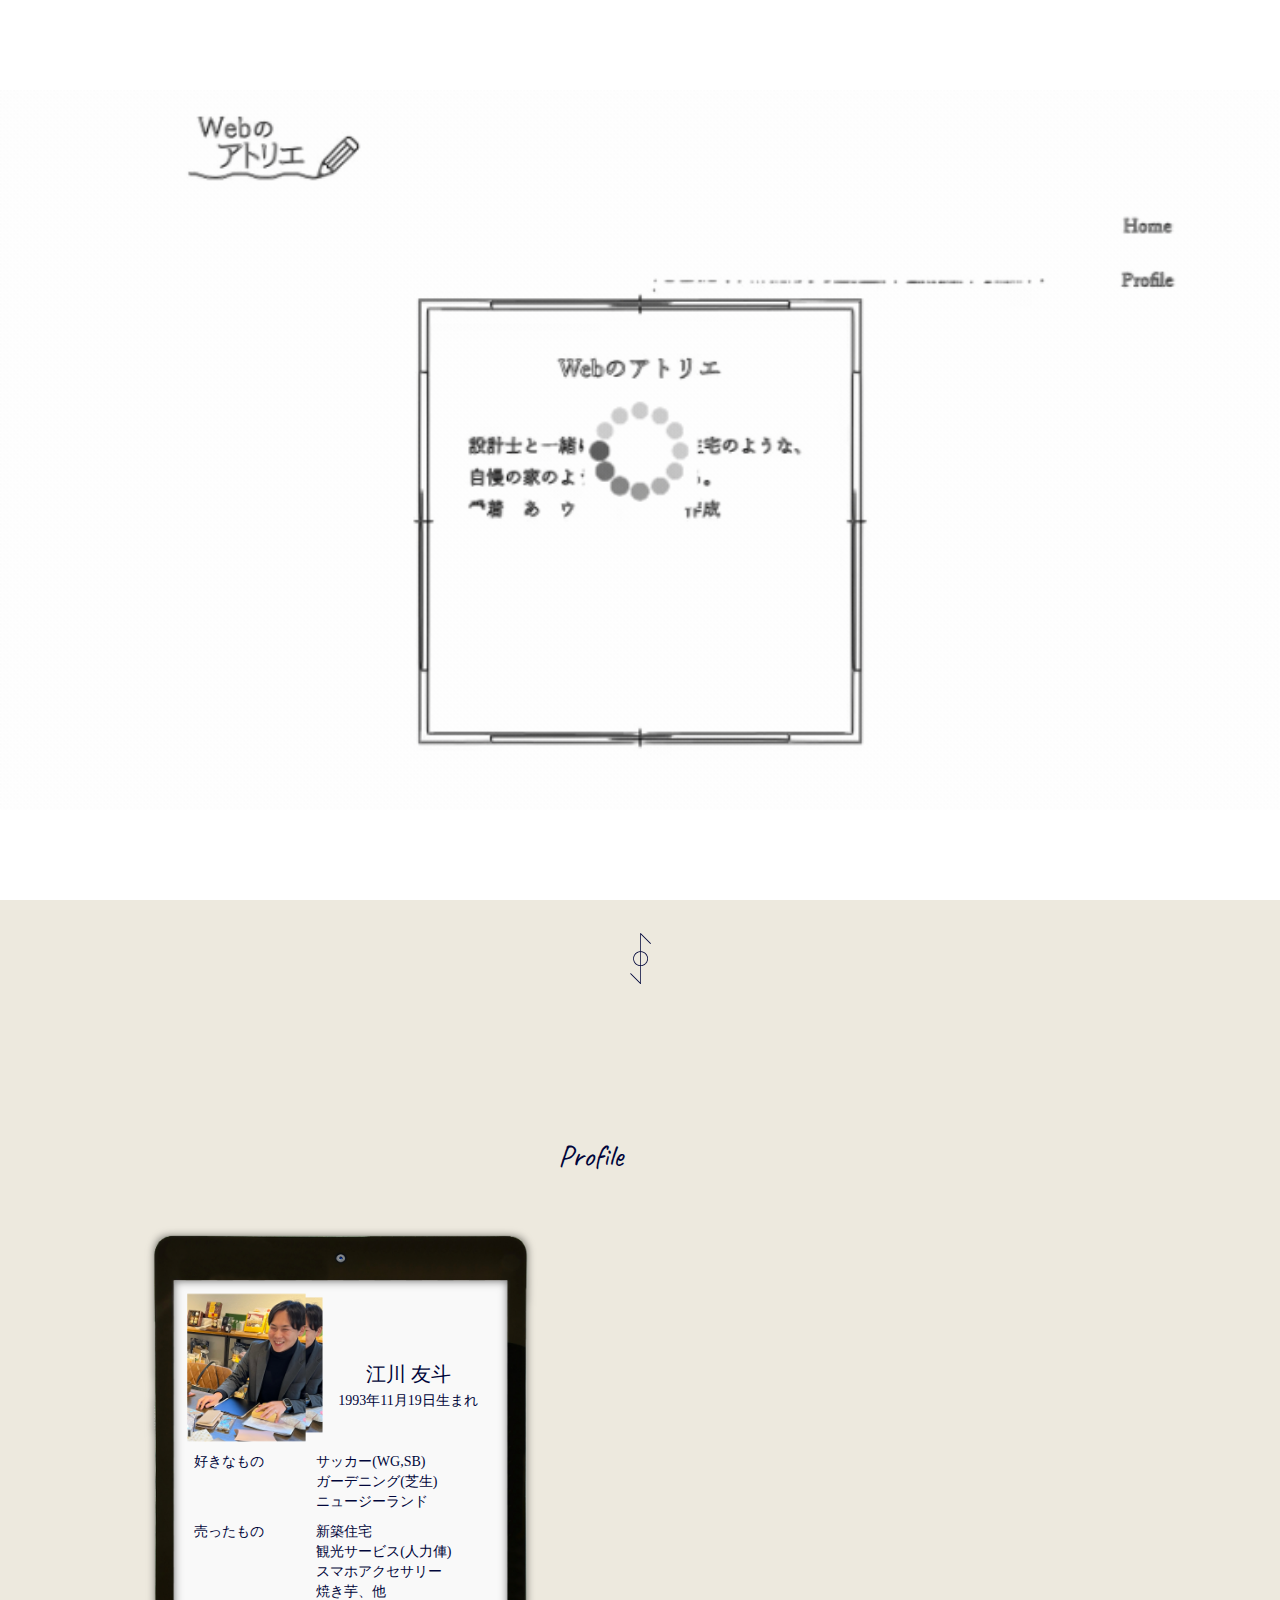
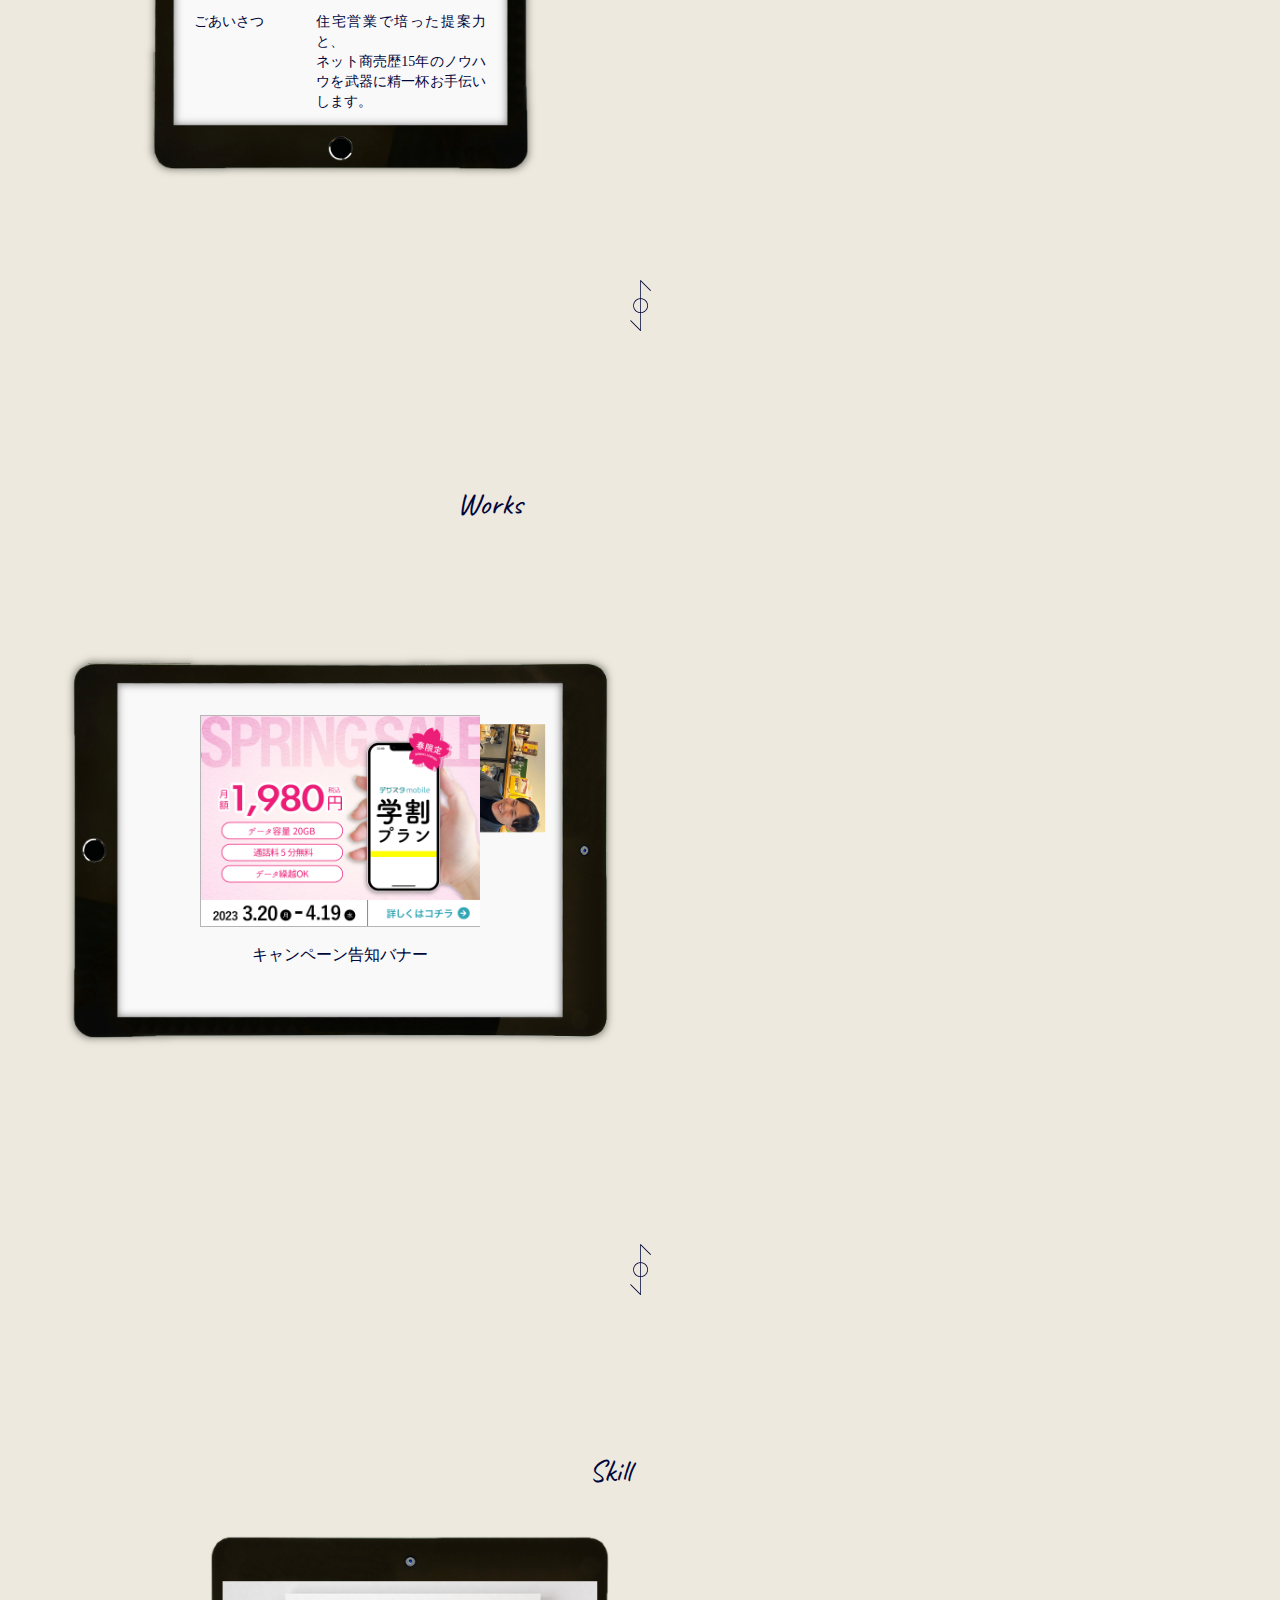
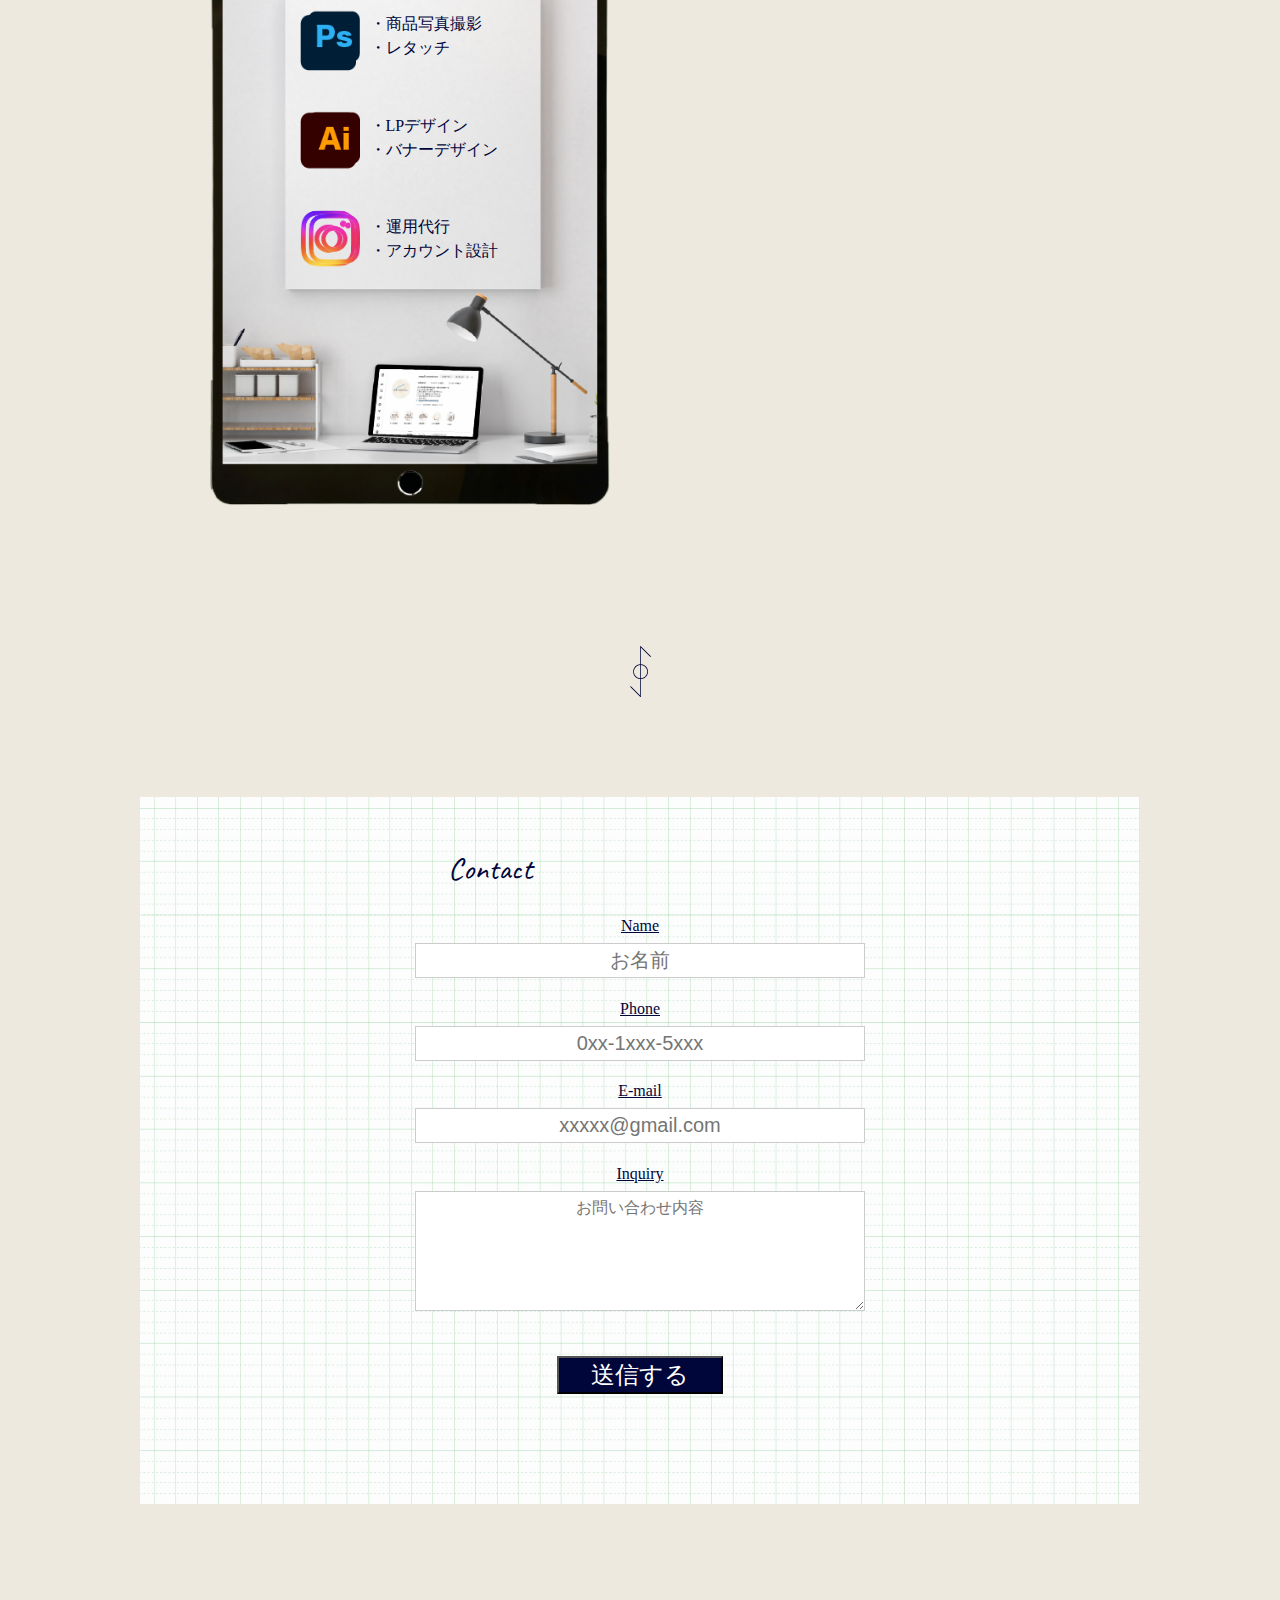
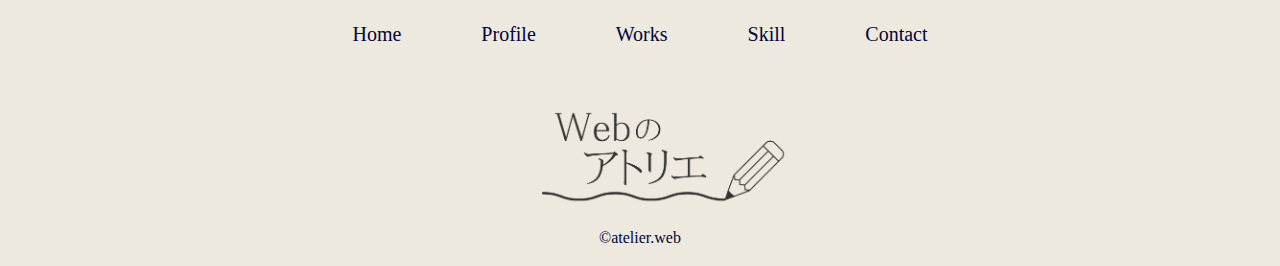
<file: index.html>
<!DOCTYPE html>
<html lang="ja">

<head>
    <meta charset="UTF-8">
    <meta name="viewport" content="width=device-width, initial-scale=1.0">
    <title>portfolio
    </title>
    <link rel="stylesheet" href="style.css">
    <script src="https://ajax.googleapis.com/ajax/libs/jquery/3.7.1/jquery.min.js"></script>

    <link rel="preconnect" href="https://fonts.googleapis.com">
    <link rel="preconnect" href="https://fonts.gstatic.com" crossorigin>
    <link href="https://fonts.googleapis.com/css2?family=Caveat:wght@400..700&display=swap" rel="stylesheet">
</head>



<body>

    <div class="js_curtain">
        <img class="js_curtain_loading" src="./images/Loading.gif" alt="load">
    </div>

    <div class="js_curtain2">
        <img class="js_curtain_loading" src="./images/sp_loading.gif" alt="load">
    </div>

    <div class="header_wrap">

        <h1 class="header_logo">
            <a href="./index.html"><img src="./images/logo.png" alt="logo">
            </a>
        </h1>


    </div>





    <!-- スマホ用メニュー -->
    <div class="sp_menu">
        <div class="sp_btn">
            <span></span>
        </div>
    </div>

    <nav class="sp_nav">

        <ul>
            <li><a href="./index.html">Home</a> </li>
            <li><a href="#profile">Profile</a> </li>
            <li><a href="./works.html">Works</a> </li>
            <li><a href="#skill">Skill</a> </li>
            <li><a href="./contact.html">Contact</a> </li>

        </ul>
        <!-- <img class="sp_center_logo2" src="./images/logo.png" alt="rogo"> -->
    </nav>


    <!-- スマホ用メニュー -->


    <div class="mainvisual">
        <picture>
            <div class="kasaneru5 overtext">
                <p class="p1">Webのアトリエ</p>
                <p class="p2">
                    設計士と一緒に建てた注文住宅のような、</p>
                <p class="p2">自慢の家のように紹介できる。</p>
                <p class="p2">愛着のあるウェブサイトを作成します。</p>
                <p class="p2">「それいいね。」</p>
                <p class="p2">そう言っていただけるご提案を積み上げていくサイト作りを信条としています。</p>
                <p class="p3"><a href="./contact.html"> 相談する</a></p>
            </div>

            <img class="main1" src=".//images/図面完成版.jpg" alt="mainvisual">
            <img class="main2" src=".//images/main2_pc.webp" alt="main2_waku">
        </picture>
    </div>


    <!-- ----スマホ---- -->
    <div class="sp_mainvisual">
        <picture>
            <div class="kasaneru5 overtext">

                <!-- <p class="p3"><a href="./contact.html"> 相談する</a></p> -->
            </div>

            <img class="sp_main1" src=".//images/図面完成版.jpg" alt="mainvisual">
            <div class="sp_main_flame"> <img class="sp_main2" src=".//images/SP top.png" alt="main2_waku">
                <img class="sp_center_logo" src="./images/logo.png" alt="rogo">
            </div>
        </picture>
    </div>
    <!-- 
    <div class="scroll_sp">
        <img class="scroll_mark" src=".//images/スクロール.png" alt="scroll_mark">

    </div> -->

    <div class="sp_concept">
        <p class="p2_sp">
            設計士と一緒に建てた注文住宅のような、</p>
        <p class="p2_sp">自慢の家のように紹介できる。</p>
        <p class="p2_sp">愛着のあるウェブサイトを作成します。</p>
        <p class="p2_sp">「それいいね。」</p>
        <p class="p2_sp">そう言っていただけるご提案を積み上げていくサイト作りを信条としています。</p>
        <div class="sp_ask">
            <p class="p3"><a href="./contact.html"> 相談する</a></p>
        </div>
    </div>

    <div class="scroll_sp">
        <img class="scroll_mark" src=".//images/スクロール.png" alt="scroll_mark" width="15px">
    </div>
    <!-- ----スマホ---- -->



    <div class="sidebar">
        <a href="./index.html" class="sidemenu">Home</a>
        <a href="./index.html#profile" class="sidemenu">Profile</a>
        <a href="./works.html" class="sidemenu">Works</a>
        <a href="./index.html#skill" class="sidemenu">Skill</a>
        <a href="./contact.html" class="sidemenu">Contact</a>
        <div class="instalink"><a href="https://www.instagram.com/seagull_smartphone/"><img class="instagram_icon"
                    src=".//images/Instagram_Glyph_Black.png" alt="instagram link"></a>

        </div>

    </div>
    <div class="ask">
        <a href="./contact.html"> <img class="ask_button" src=".//images/追尾CV@72x.png" alt="ask_button"></a>

    </div>
    <div class="scroll">
        <img class="scroll_mark" src=".//images/スクロール.png" alt="scroll_mark">

    </div>

    <section class="profile_section" id="profile">


        <div class="hover">
            <div class="box fadeUpTrigger">
                <img class="profile_design" src=".//images/prof_ark1@72x.webp" alt="profile_design">
            </div>
            <h2 id="profile_line" class="profile_subtitle">Profile</h2>

        </div>
        <div class="sp_profile">
            <img class="sp_profile_design" src=".//images/図面_profile.webp" alt="profile_design">


        </div>
        <span id="profile_circle" class="circle"></span>
        <div class="introduction">
            <div>
                <img class="ipad" src=".//images/ipad.webp" alt="introduction">

                <div class="profile_message_container">

                    <div class="profile_top">
                        <img src="./images/egawa.webp" alt="egawaphoto">
                        <div>
                            <p class="profile_name">江川 友斗</p>
                            <p class="profile_birth"> 1993年11月19日生まれ </p>
                        </div>


                    </div>

                    <section class="profile_container">
                        <p class="profile_topic">好きなもの</p>
                        <div>
                            <p class="profile_message">
                                サッカー(WG,SB)</p>
                            <p class="profile_message">
                                ガーデニング(芝生)</p>
                            <p class="profile_message">ニュージーランド</p>
                        </div>
                    </section>

                    <section class="profile_container">
                        <p class="profile_topic">売ったもの</p>
                        <div>
                            <p class="profile_message">新築住宅</p>
                            <p class="profile_message">観光サービス(人力俥)</p>
                            <p class="profile_message">スマホアクセサリー</p>
                            <p class="profile_message">焼き芋、他</p>
                        </div>
                    </section>

                    <section class="profile_container">
                        <p class="profile_topic">ごあいさつ</p>
                        <div>
                            <p class="profile_message">
                                住宅営業で培った提案力と、<br>
                                ネット商売歴15年のノウハウを武器に精一杯お手伝いします。</p>
                        </div>
                    </section>





                </div>
            </div>
        </div>
    </section>


    <div class="scroll">
        <img class="scroll_mark" src=".//images/スクロール.png" alt="scroll_mark">

    </div>

    <div class="scroll_sp">
        <img class="scroll_mark" src=".//images/スクロール.png" alt="scroll_mark" width="15px">
    </div>

    <!-- -------------Works----------------- -->


    <section class="works_section">



        <div class="works">

            <div class="hover">
                <div class="box fadeUpTrigger">
                    <img class="works_design" src=".//images/prof_ark2@72x.webp" alt="works_design">
                </div>
                <h2 id="works_line" class="works_subtitle">Works</h2>
            </div>
        </div>
        <span id="works_circle" class="circle"></span>
        <div class="works_menu">
            <div>
                <img class="ipad_works" src=".//images/ipad.webp" alt="works_menu">
                <div class="slideshow_container">
                    <div class="slides fade"><a href="./works.html ">
                            <img src=".//images/kadai01_egawa_03.jpg" class="slide_image1"></a>
                        <div class="text">キャンペーン告知バナー</div>
                    </div>
                    <div class="slides fade">
                        <div class="slide2">
                            <a href="./works.html ">
                                <img src=".//images/kadai02_egawa_02.jpg" class="slide_image2"></a>
                            <div class="text">旅行アプリ用バナー</div>
                        </div>
                    </div>
                    <div class="slides fade"><a href="./works.html ">
                            <img src=".//images/coworking.png" class="slide_image4"></a>
                        <div class="text">会員制コワーキングスペースLP</div>
                    </div>

                    <div class="slides fade"><a href="./works.html ">
                            <img src=".//images/salon.png" class="slide_image5"></a>
                        <div class="text">美容室HPリニューアル</div>
                    </div>
                    <div class="slides fade">
                        <div class="slide3"><a href="./works.html ">
                                <img src=".//images/burger_ex.jpg" class="slide_image3ex"></a>
                            <div class="text">新商品告知A/Bテスト用バナー</div>
                        </div>
                    </div>
                    <div class="slides fade"><a href="./works.html ">
                            <img src=".//images/burger_pop.jpg" class="slide_image3ch"></a>
                        <div class="text">新商品告知A/Bテスト用バナー</div>
                    </div>
                </div>

            </div>
        </div>
    </section>


    <div class="scroll">
        <img class="scroll_mark" src=".//images/スクロール.png" alt="scroll_mark">

    </div>

    <div class="scroll_sp">
        <img class="scroll_mark" src=".//images/スクロール.png" alt="scroll_mark" width="15px">
    </div>

    <!-- ----------------Skill------------------ -->
    <!-- ----------------Skill------------------ -->
    <!-- ----------------Skill------------------ -->

    <section class="skill_section" id="skill">



        <div class="skill">
            <div class="hover">
                <div class="box fadeUpTrigger">
                    <img class="skill_design" src=".//images/prof_ark3@72x.webp" alt="skill_design">
                </div>
                <h2 id="skill_line" class="skill_subtitle">Skill</h2>
            </div>
        </div>
        <span id="skill_circle" class="circle"></span>
        <div class="skill_menu">
            <div>
                <img class="ipad_skill" src=".//images/Skill _ipad.webp" alt="skill_menu">
                <div class="skill_list_container">

                    <div><img class="skill_icon" src=".//images/PS.png" alt="icon">
                        <div class="skill_text">
                            <p class="skill_list">・商品写真撮影</p>
                            <p class="skill_list">・レタッチ</p>
                        </div>
                    </div>
                    <div><img class="skill_icon" src=".//images/Ai.png" alt="icon">
                        <div class="skill_text">
                            <p class="skill_list">・LPデザイン</p>
                            <p class="skill_list">・バナーデザイン</p>
                        </div>
                    </div>
                    <div><img class="skill_icon" src=".//images/insta.png" alt="icon">
                        <div class="skill_text">
                            <p class="skill_list">・運用代行</p>
                            <p class="skill_list">・アカウント設計</p>
                        </div>
                    </div>





                </div>

            </div>
        </div>
    </section>


    <div class="scroll">
        <img class="scroll_mark" src=".//images/スクロール.png" alt="scroll_mark">

    </div>

    <div class="scroll_sp">
        <img class="scroll_mark" src=".//images/スクロール.png" alt="scroll_mark" width="15px">
    </div>

    <!-- ----------------Skill------------------ -->
    <!-- ----------------Skill------------------ -->
    <!-- ----------------Skill------------------ -->

    <!-- --------------Contact----------------
--------------Contact----------------
--------------Contact---------------- -->


    <section class="contact_section">



        <div class="contact">
            <img class="contact_design" src=".//images/TUsi.jpg" alt="skill_design">
            <h2 class="contact_subtitle">Contact</h2>
        </div>


        <div class="contactform">
            <form
                action="https://docs.google.com/forms/u/0/d/e/1FAIpQLSdqPP-AhOlIqsoFYqwO-cGsNpVq7s2No7evp2fcUw45sapU8A/formResponse"
                method="POST" target="hidden_iframe" onsubmit="submitted=true;" class="c-form">
                <div class="contactform_list">
                    <p class="form_topic">Name</p>
                    <input name="entry.1331074417" class="c-form_input" id="field-name" placeholder="お名前" type="text"
                        required="required" />
                </div>


                <div class="contactform_list">
                    <p class="form_topic">Phone</p>
                    <input name="entry.1456704008" class="c-form_input" id="field-phone" placeholder="0xx-1xxx-5xxx"
                        type="text" required="required" />
                </div>

                <div class="contactform_list">
                    <p class="form_topic">E-mail</p>
                    <input name="entry.1264028514" class="c-form_input" id="field-e-mail" placeholder="xxxxx@gmail.com"
                        type="text" required="required" />
                </div>

                <div class="contactform_list">
                    <p class="form_topic">Inquiry</p>
                    <textarea name="entry.1533968992" class="c-form_input2" id="field-inquiry"
                        placeholder="お問い合わせ内容"></textarea>
                </div>
                <div class="c-form__submit">
                    <button type="submit">送信する</button>
                </div>

            </form>
        </div>

    </section>



    <!-- --------------Contact----------------
--------------Contact----------------
--------------Contact---------------- -->


    <!-- ---------------fooder--------------- -->


    <div class="fooder">
        <a href="./index.html" class="fooder_menu">Home</a>
        <a href="./profile.html" class="fooder_menu">Profile</a>
        <a href="./works.html" class="fooder_menu">Works</a>
        <a href="./skill.html" class="fooder_menu">Skill</a>
        <a href="./contact.html" class="fooder_menu">Contact</a>
        <!-- <img class="instagram_icon" src=".//images/Instagram_Glyph_Black.png" alt="instagram link"> -->


    </div>
    <div class="fooder_logo">
        <a href="./index.html"> <img class="logo2" src="./images/logo.png" alt="logo">
        </a>
    </div>
    <div class="copyright">
        <p>©atelier.web</p>
    </div>
    <div class="sp_fooder">
        <div class="sp_fooder_logo">
            <a href="./index.html"> <img class="sp_logo2" src="./images/logo.png" alt="logo">
            </a>
        </div>
        <div class="sp_copyright">
            <p>©atelier.web</p>
        </div>

    </div>
    <!-- ---------------fooder--------------- -->



    <script type="text/javascript">
        let submitted = false;
    </script>
    <iframe name="hidden_iframe" id="hidden_iframe" style="display: none"
        onload="if(submitted){window.location='https://yutotototo1.github.io/portfolio/thanks.html';}"></iframe>


    <script>
        let slideIndex = 0;
        showSlides();

        function showSlides() {
            let i;
            let slides = document.getElementsByClassName("slides");
            for (i = 0; i < slides.length; i++) {
                slides[i].style.display = "none";
            }
            slideIndex++;
            if (slideIndex > slides.length) { slideIndex = 1 }
            slides[slideIndex - 1].style.display = "block";
            setTimeout(showSlides, 2000); // Change image every 2 seconds
        }
    </script>
    <script src="./anseki-leader-line-6c26a9d/leader-line.min.js"></script>
    <script>


        (() => {
            /*-- 【平垣内変更箇所】ここから --*/
            window.setTimeout(renderLine, 3000)
            function renderLine() {
                const profileLine = new LeaderLine(
                    document.getElementById('profile_line'),
                    document.getElementById('profile_circle'),
                    {
                        color: '#00053A',
                        size: 1.5,
                        endPlug: 'behind',
                        startSocket: 'bottom',
                        endSocket: 'top'
                    }


                );
                //----ここからーー
                const worksLine = new LeaderLine(
                    document.getElementById('works_line'),
                    document.getElementById('works_circle'),
                    {
                        color: '#00053A',
                        size: 1.5,
                        endPlug: 'behind',
                        startSocket: 'bottom',
                        endSocket: 'top'
                    }
                );
                //-------
                const skillLine = new LeaderLine(
                    document.getElementById('skill_line'),
                    document.getElementById('skill_circle'),
                    {
                        color: '#00053A',
                        size: 1.5,
                        endPlug: 'behind',
                        startSocket: 'bottom',
                        endSocket: 'top'
                    }
                );
            }
            /*-- 【平垣内変更箇所】ここまで --*/
        })()


        // (() => {
        //     document.addEventListener('DOMContentLoaded', () => {

        //     })
        // })()



    </script>

    <script>
        $(function () {
            $('.sp_btn').on('click', function () {
                $('.sp_btn').toggleClass('open');
                $('.sp_nav').fadeToggle();
            })

        })

    </script>
    <script>
        function loadingAnimation() {
            document.addEventListener("DOMContentLoaded", function () {
                // 8秒経過で徐々にフェードアウト
                setTimeout(function () {
                    document.querySelector(".js_curtain").style.opacity = "0";
                }, 6000);

                // フェードアウト終了後に完全に非表示にする
                setTimeout(function () {
                    document.querySelector(".js_curtain").style.display = "none";
                }, 7000); // フェードアウト時間（1秒）を考慮
            });
        }
        loadingAnimation();
    </script>
    <script>
        function loadingAnimation() {
            document.addEventListener("DOMContentLoaded", function () {
                // 8秒経過で徐々にフェードアウト
                setTimeout(function () {
                    document.querySelector(".js_curtain2").style.opacity = "0";
                }, 6000);

                // フェードアウト終了後に完全に非表示にする
                setTimeout(function () {
                    document.querySelector(".js_curtain2").style.display = "none";
                }, 7000); // フェードアウト時間（1秒）を考慮
            });
        }
        loadingAnimation();
    </script>

    <script src="https://code.jquery.com/jquery-3.7.1.min.js"
        integrity="sha256-/JqT3SQfawRcv/BIHPThkBvs0OEvtFFmqPF/lYI/Cxo=" crossorigin="anonymous"></script>
    <script src="./js/js.js"></script>
</body>

</html>
</file>
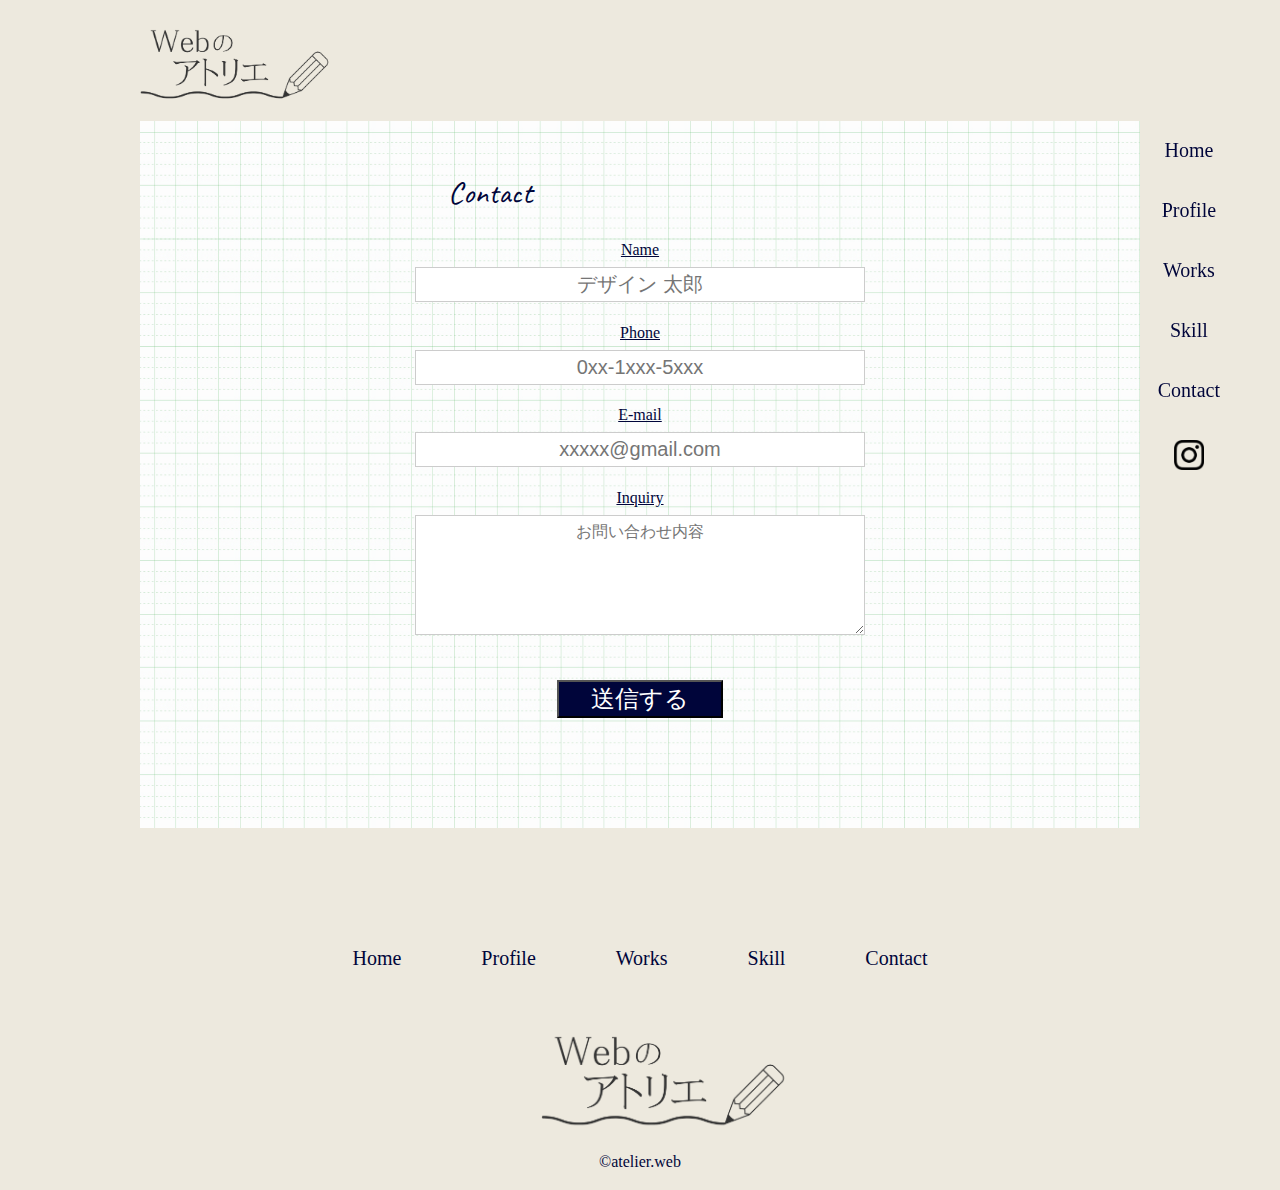
<file: contact.html>
<!DOCTYPE html>
<html lang="ja">

<head>
    <meta charset="UTF-8">
    <meta name="viewport" content="width=device-width, initial-scale=1.0">
    <title>Document</title>
    <link rel="stylesheet" href="style.css">
    <script src="https://ajax.googleapis.com/ajax/libs/jquery/3.7.1/jquery.min.js"></script>
</head>

<body>


    <div class="header_wrap">


        <h1 class="header_logo">
            <a href="./index.html"><img src="./images/logo.png" alt="logo">
            </a>
        </h1>

    </div>
    <div class="sp_menu">
        <div class="sp_btn">
            <span></span>
        </div>
    </div>

    <nav class="sp_nav">

        <ul>
            <li><a href="./index.html">Home</a> </li>
            <li><a href="#profile">Profile</a> </li>
            <li><a href="./works.html">Works</a> </li>
            <li><a href="#skill">Skill</a> </li>
            <li><a href="./contact.html">Contact</a> </li>

        </ul>
        <!-- <img class="sp_center_logo2" src="./images/logo.png" alt="rogo"> -->
    </nav>



    <div class="sidebar">
        <a href="./index.html" class="sidemenu">Home</a>
        <a href="./profile.html" class="sidemenu">Profile</a>
        <a href="./works.html" class="sidemenu">Works</a>
        <a href="./index.html#skill" class="sidemenu">Skill</a>
        <a href="./contact.html" class="sidemenu">Contact</a>
        <div class="instalink"><a href="https://www.instagram.com/seagull_smartphone/"><img class="instagram_icon"
                    src=".//images/Instagram_Glyph_Black.png" alt="instagram link"></a>

        </div>

    </div>
    <div class="blank"></div>

    <section class="contact_section">



        <div class="contact">
            <img class="contact_design" src=".//images/TUsi.jpg" alt="skill_design">
            <h2 class="contact_subtitle">Contact</h2>
        </div>


        <div class="contactform">
            <form
                action="https://docs.google.com/forms/u/0/d/e/1FAIpQLSdqPP-AhOlIqsoFYqwO-cGsNpVq7s2No7evp2fcUw45sapU8A/formResponse"
                method="POST" target="hidden_iframe" onsubmit="submitted=true;" class="c-form">
                <div class="contactform_list">
                    <p class="form_topic">Name</p>
                    <input name="entry.1331074417" class="c-form_input" id="field-name" placeholder="デザイン 太郎"
                        type="text" required="required" />
                </div>


                <div class="contactform_list">
                    <p class="form_topic">Phone</p>
                    <input name="entry.1456704008" class="c-form_input" id="field-phone" placeholder="0xx-1xxx-5xxx"
                        type="text" required="required" />
                </div>

                <div class="contactform_list">
                    <p class="form_topic">E-mail</p>
                    <input name="entry.1264028514" class="c-form_input" id="field-e-mail" placeholder="xxxxx@gmail.com"
                        type="text" required="required" />
                </div>

                <div class="contactform_list">
                    <p class="form_topic">Inquiry</p>
                    <textarea name="entry.1533968992" class="c-form_input2" id="field-inquiry"
                        placeholder="お問い合わせ内容"></textarea>
                </div>
                <div class="c-form__submit">
                    <button type="submit">送信する</button>
                </div>

            </form>
        </div>

    </section>


    <div class="fooder">
        <a href="./index.html" class="fooder_menu">Home</a>
        <a href="./profile.html" class="fooder_menu">Profile</a>
        <a href="./works.html" class="fooder_menu">Works</a>
        <a href="./skill.html" class="fooder_menu">Skill</a>
        <a href="./contact.html" class="fooder_menu">Contact</a>
        <!-- <img class="instagram_icon" src=".//images/Instagram_Glyph_Black.png" alt="instagram link"> -->


    </div>
    <div class="fooder_logo">
        <img class="logo2" src="./images/logo.png" alt="logo">

    </div>
    <div class="copyright">
        <p>©atelier.web</p>
    </div>

    <div class="sp_fooder">
        <div class="sp_fooder_logo">
            <a href="./index.html"> <img class="sp_logo2" src="./images/logo.png" alt="logo">
            </a>
        </div>
        <div class="sp_copyright">
            <p>©atelier.web</p>
        </div>

    </div>

    <script type="text/javascript">
        let submitted = false;
    </script>
    <iframe name="hidden_iframe" id="hidden_iframe" style="display: none"
        onload="if(submitted){window.location='https://yutotototo1.github.io/portfolio/thanks.html';}"></iframe>


    <script>
        $(function () {
            $('.sp_btn').on('click', function () {
                $('.sp_btn').toggleClass('open');
                $('.sp_nav').fadeToggle();
            })
            $('.header_slider').slick({
                // autoplay: true,
                autoplaySpeed: 2000,
                dots: true,
                arrows: false,
            });
        })

    </script>
</body>

</html>
</file>
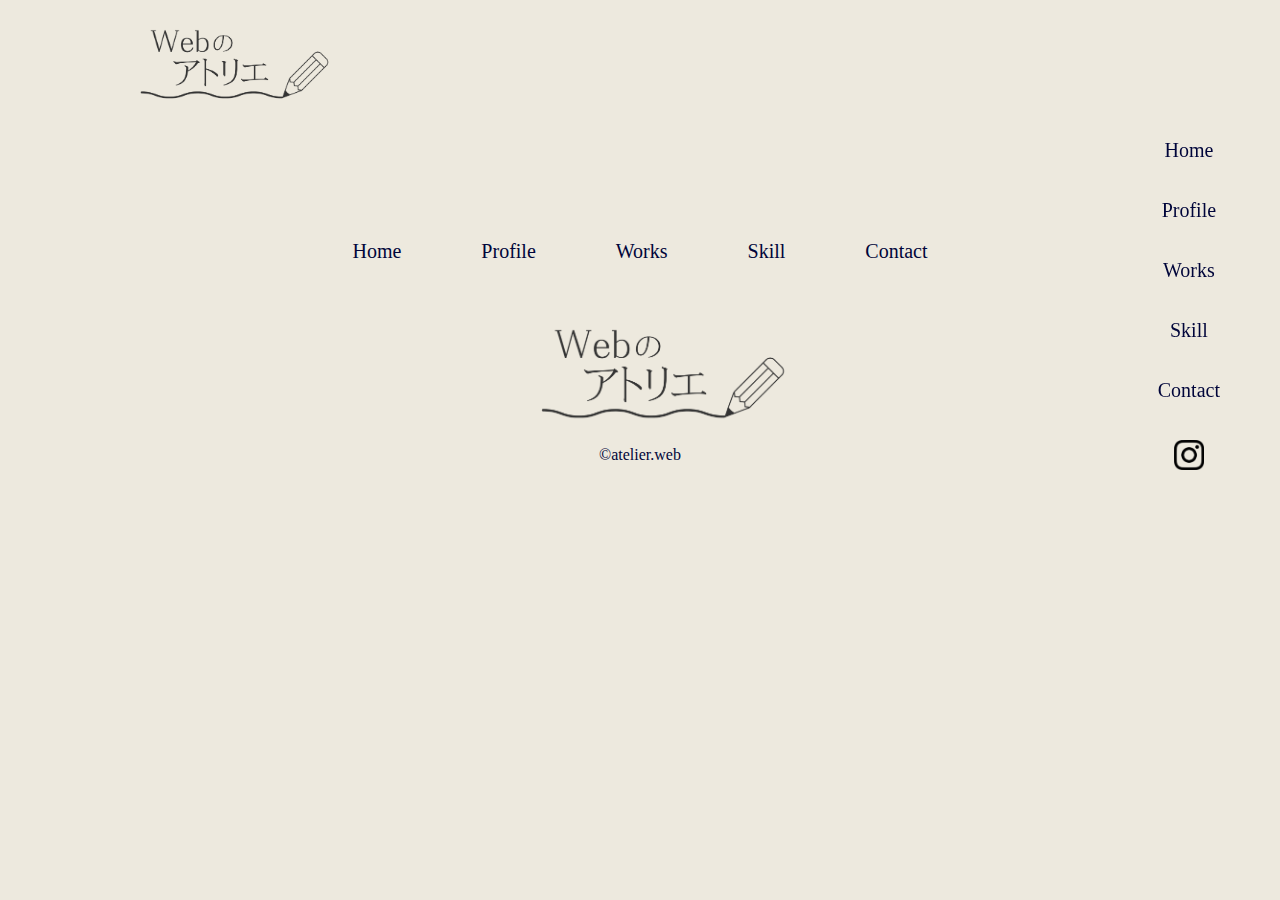
<file: profile.html>
<!DOCTYPE html>
<html lang="ja">

<head>
    <meta charset="UTF-8">
    <meta name="viewport" content="width=device-width, initial-scale=1.0">
    <title>Document</title>
    <link rel="stylesheet" href="style.css">
</head>

<body>


    <div class="header_wrap">

        <h1 class="header_logo">
            <a href="./index.html"><img src="./images/logo.png" alt="logo">
            </a>
        </h1>

    </div>



    <div class="sidebar">
        <a href="./index.html" class="sidemenu">Home</a>
        <a href="./profile.html" class="sidemenu">Profile</a>
        <a href="./works.html" class="sidemenu">Works</a>
        <a href="./index.html#skill" class="sidemenu">Skill</a>
        <a href="./contact.html" class="sidemenu">Contact</a>
        <div class="instalink"><a href="https://www.instagram.com/seagull_smartphone/"><img class="instagram_icon"
                    src=".//images/Instagram_Glyph_Black.png" alt="instagram link"></a>

        </div>

    </div>

    <div class="fooder">
        <a href="./index.html" class="fooder_menu">Home</a>
        <a href="./profile.html" class="fooder_menu">Profile</a>
        <a href="./works.html" class="fooder_menu">Works</a>
        <a href="./skill.html" class="fooder_menu">Skill</a>
        <a href="./contact.html" class="fooder_menu">Contact</a>
        <!-- <img class="instagram_icon" src=".//images/Instagram_Glyph_Black.png" alt="instagram link"> -->


    </div>
    <div class="fooder_logo">
        <img class="logo2" src="./images/logo.png" alt="logo">

    </div>
    <div class="copyright">
        <p>©atelier.web</p>
    </div>
</body>

</html>
</file>
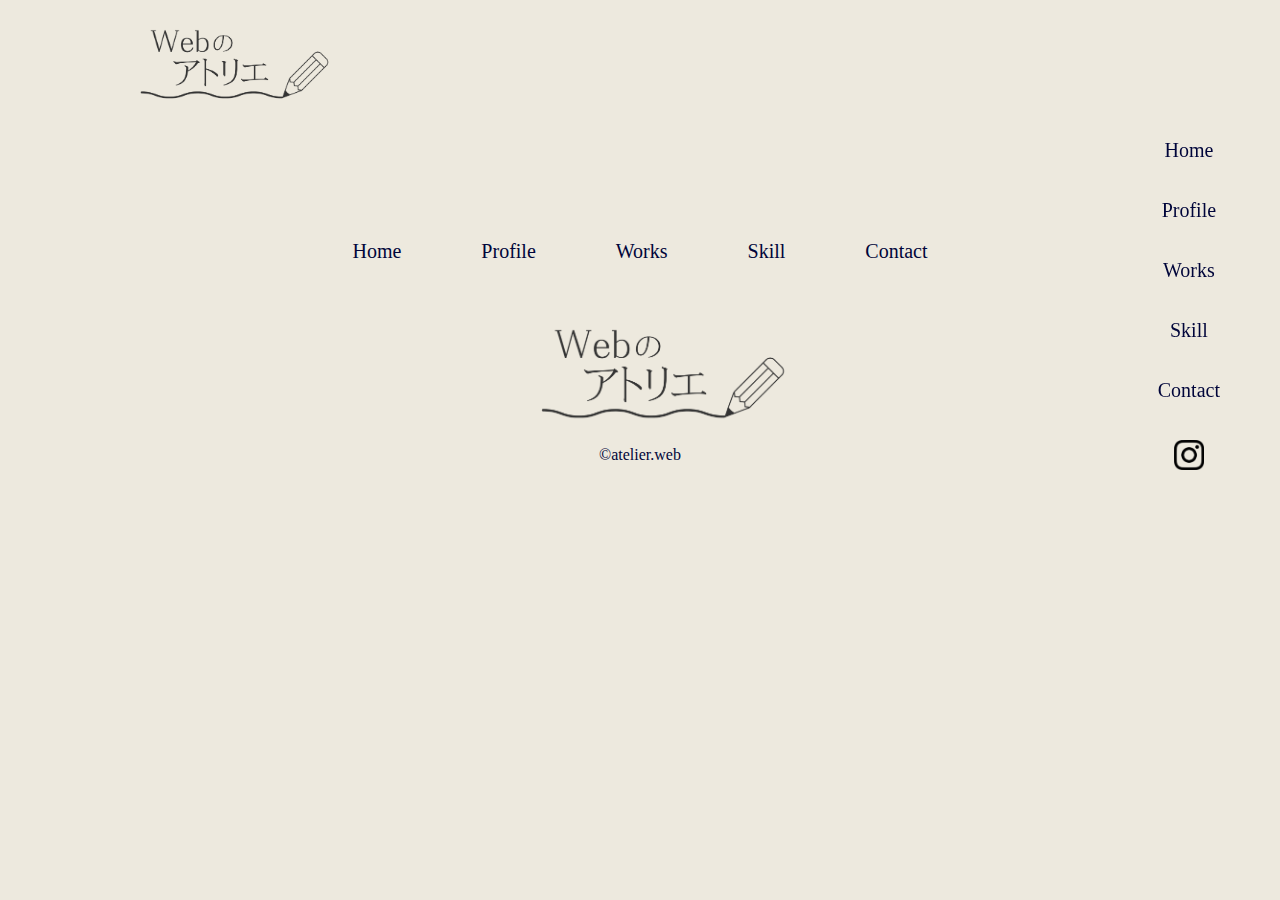
<file: skill.html>
<!DOCTYPE html>
<html lang="ja">

<head>
    <meta charset="UTF-8">
    <meta name="viewport" content="width=device-width, initial-scale=1.0">
    <title>Document</title>
    <link rel="stylesheet" href="style.css">
</head>

<body>

    <div class="header_wrap">

        <h1 class="header_logo">
            <a href="./index.html"><img src="./images/logo.png" alt="logo">
            </a>
        </h1>

    </div>



    <div class="sidebar">
        <a href="./index.html" class="sidemenu">Home</a>
        <a href="./profile.html" class="sidemenu">Profile</a>
        <a href="./works.html" class="sidemenu">Works</a>
        <a href="./index.html#skill" class="sidemenu">Skill</a>
        <a href="./contact.html" class="sidemenu">Contact</a>
        <div class="instalink"><a href="https://www.instagram.com/seagull_smartphone/"><img class="instagram_icon"
                    src=".//images/Instagram_Glyph_Black.png" alt="instagram link"></a>

        </div>

    </div>

    <div class="fooder">
        <a href="./index.html" class="fooder_menu">Home</a>
        <a href="./profile.html" class="fooder_menu">Profile</a>
        <a href="./works.html" class="fooder_menu">Works</a>
        <a href="./skill.html" class="fooder_menu">Skill</a>
        <a href="./contact.html" class="fooder_menu">Contact</a>
        <!-- <img class="instagram_icon" src=".//images/Instagram_Glyph_Black.png" alt="instagram link"> -->


    </div>
    <div class="fooder_logo">
        <img class="logo2" src="./images/logo.png" alt="logo">

    </div>
    <div class="copyright">
        <p>©atelier.web</p>
    </div>

</body>

</html>
</file>
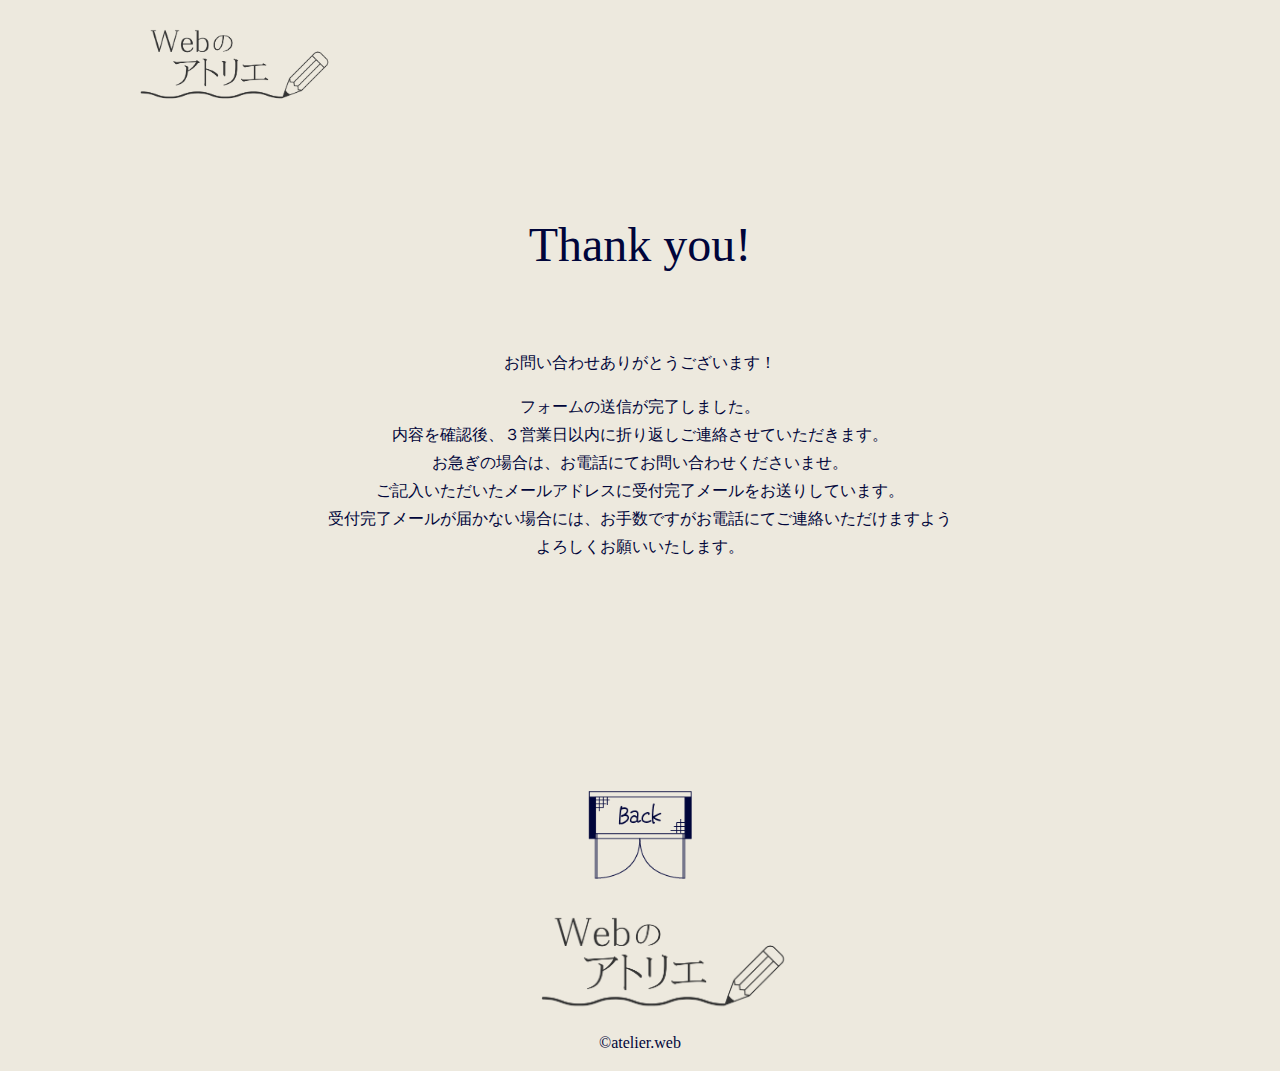
<file: thanks.html>
<!DOCTYPE html>
<html lang="ja">

<head>
    <meta charset="UTF-8">
    <meta name="viewport" content="width=device-width, initial-scale=1.0">
    <title>Document</title>
    <link rel="stylesheet" href="style.css">
    <script src="https://ajax.googleapis.com/ajax/libs/jquery/3.7.1/jquery.min.js"></script>
</head>

<body>

    <div class="header_wrap">
        <h1 class="header_logo">
            <a href="./index.html"><img src="./images/logo.png" alt="logo">
            </a>
        </h1>

    </div>

    <!-- スマホ用メニュー -->
    <div class="sp_menu">
        <div class="sp_btn">
            <span></span>
        </div>
    </div>

    <nav class="sp_nav">

        <ul>
            <li><a href="./index.html">Home</a> </li>
            <li><a href="./index.html#profile">Profile</a> </li>
            <li><a href="./works.html">Works</a> </li>
            <li><a href="./index.html#skill">Skill</a> </li>
            <li><a href="./contact.html">Contact</a> </li>

        </ul>
        <!-- <img class="sp_center_logo2" src="./images/logo.png" alt="rogo"> -->
    </nav>


    <!-- スマホ用メニュー -->




    <div class="thankspage">


        <p class="thanks1"> Thank you!</p>

        <p class="thanks2"> お問い合わせありがとうございます！</p><br>

        <p class="thanks2">フォームの送信が完了しました。</p>
        <p class="thanks2">内容を確認後、３営業日以内に折り返しご連絡させていただきます。</p>
        <p class="thanks2">お急ぎの場合は、お電話にてお問い合わせくださいませ。</p>
        <p class="thanks2">ご記入いただいたメールアドレスに受付完了メールをお送りしています。</p>
        <p class="thanks2">受付完了メールが届かない場合には、お手数ですがお電話にてご連絡いただけますよう</p>
        <p class="thanks2">よろしくお願いいたします。</p>


    </div>

    <div class="back"><a href="./works.html"><img src="./images/Back.png" alt="back">
        </a>
    </div>


    <div class="sp_fooder2">
        <div class="sp_fooder_logo">
            <a href="./index.html"> <img class="sp_logo2" src="./images/logo.png" alt="logo">
            </a>
        </div>
        <div class="sp_copyright">
            <p>©atelier.web</p>
        </div>

    </div>
    <div class="fooder_logo">
        <a href="./index.html"> <img class="logo2" src="./images/logo.png" alt="logo">
        </a>
    </div>
    <div class="copyright">
        <p>©atelier.web</p>
    </div>
    <script>
        $(function () {
            $('.sp_btn').on('click', function () {
                $('.sp_btn').toggleClass('open');
                $('.sp_nav').fadeToggle();
            })
            $('.header_slider').slick({
                // autoplay: true,
                autoplaySpeed: 2000,
                dots: true,
                arrows: false,
            });
        })

    </script>


</body>

</html>
</file>
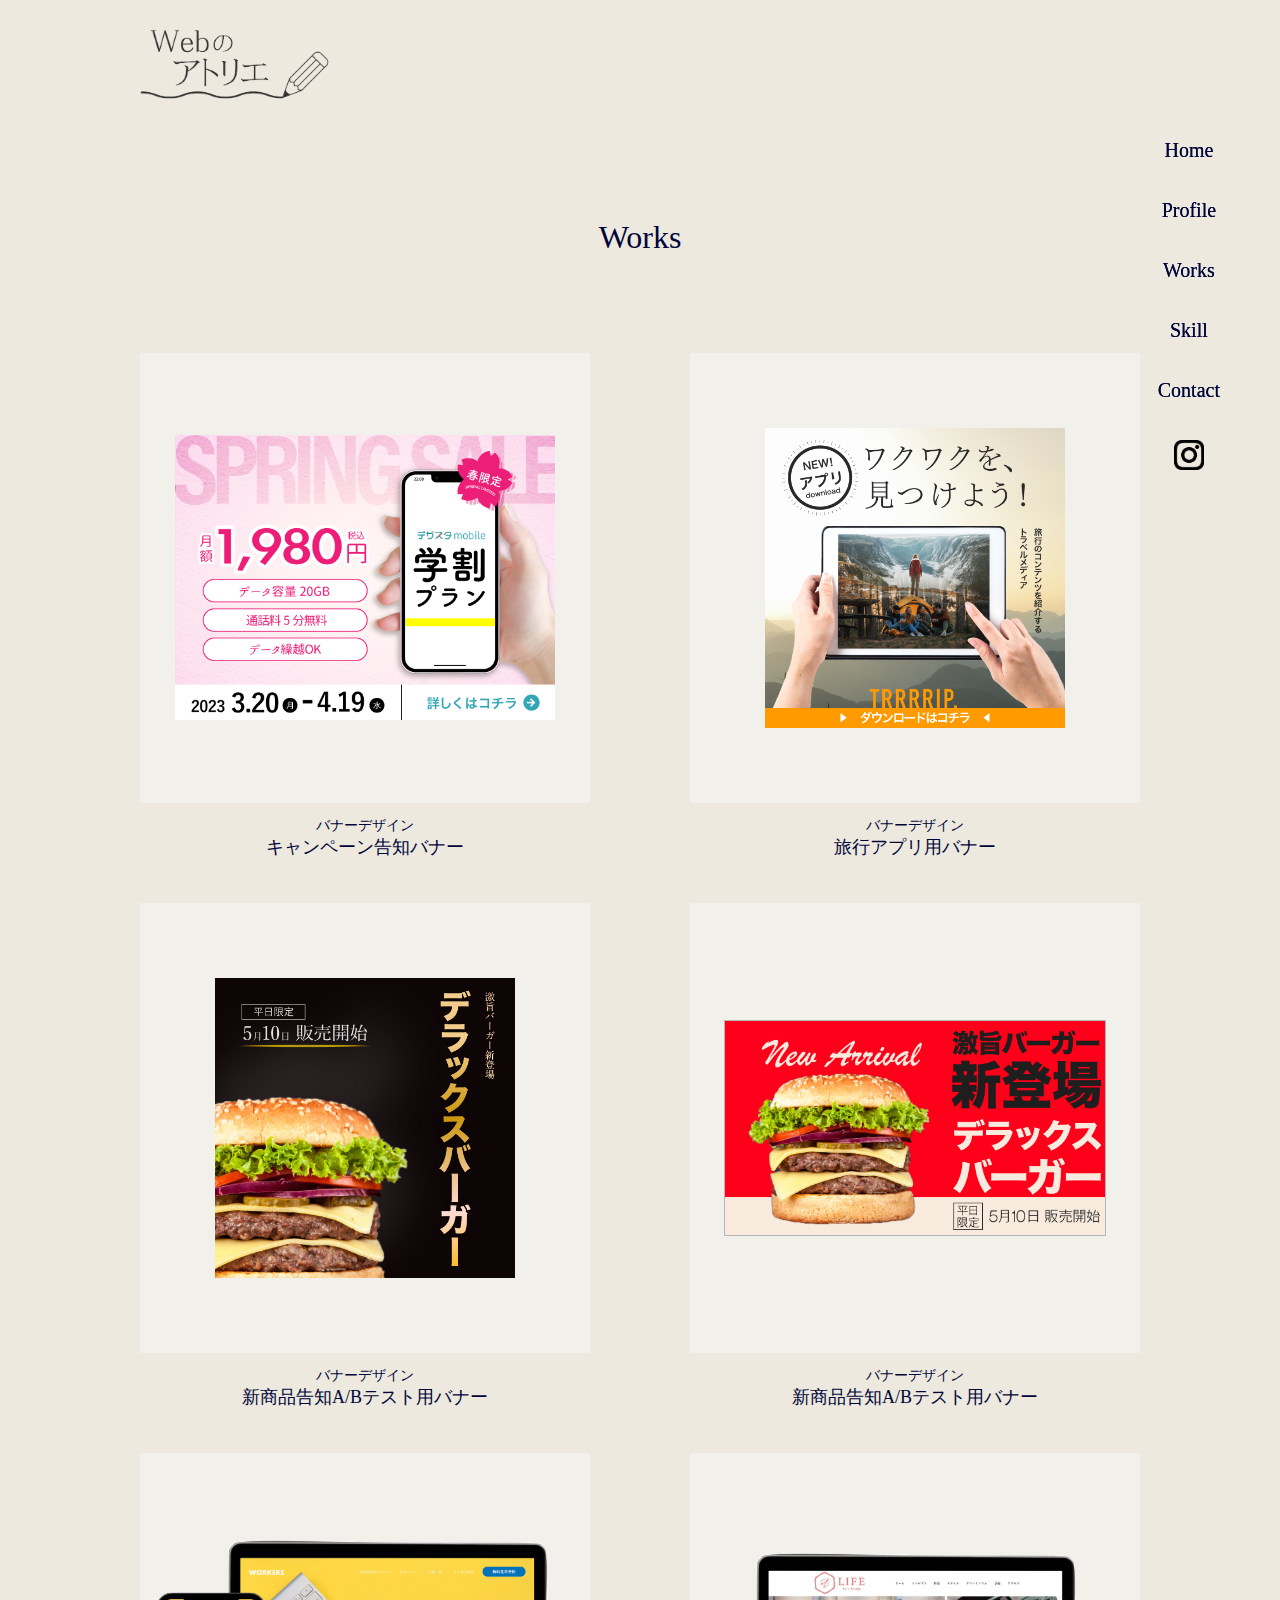
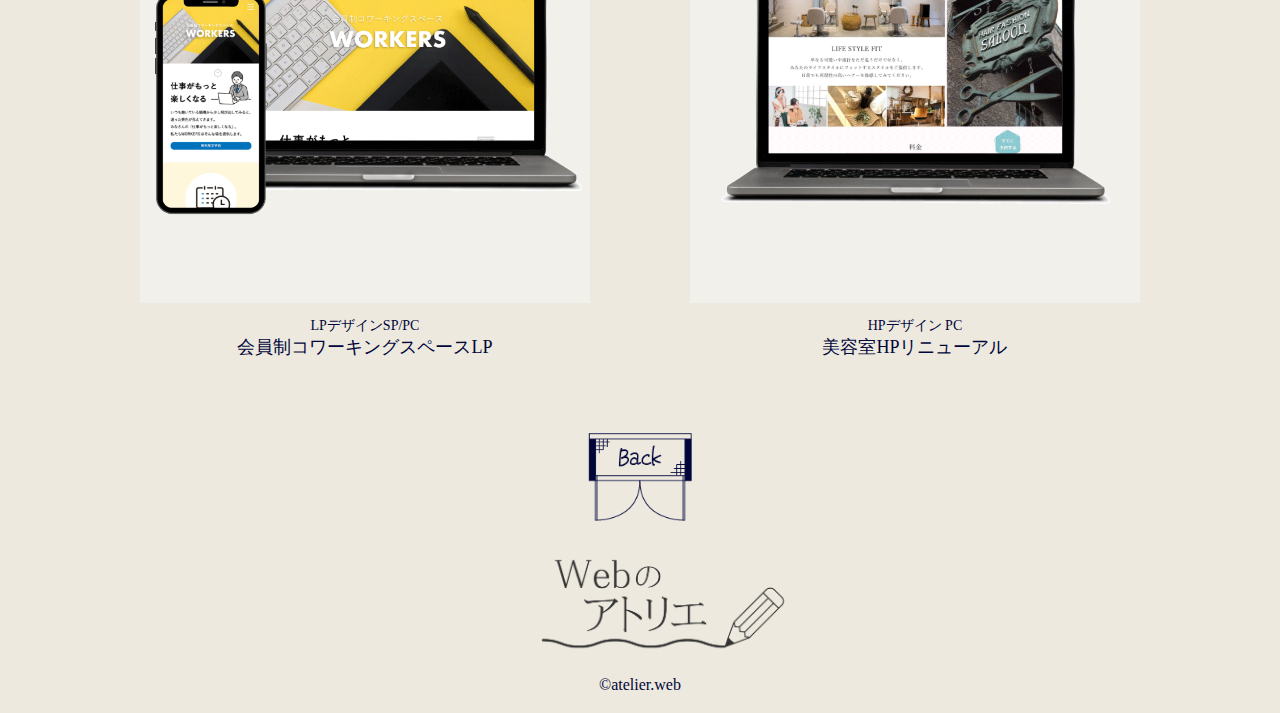
<file: works.html>
<!DOCTYPE html>
<html lang="ja">

<head>
    <meta charset="UTF-8">
    <meta name="viewport" content="width=device-width, initial-scale=1.0">
    <title>Works</title>
    <link rel="stylesheet" href="style.css">
    <script src="https://ajax.googleapis.com/ajax/libs/jquery/3.7.1/jquery.min.js"></script>
</head>

<body>

    <div class="header_wrap">
        <h1 class="header_logo">
            <a href="./index.html"><img src="./images/logo.png" alt="logo">
            </a>
        </h1>

    </div>


    <div class="sidebar">
        <a href="./index.html" class="sidemenu">Home</a>
        <a href="./index.html#profile" class="sidemenu">Profile</a>
        <a href="./works.html" class="sidemenu">Works</a>
        <a href="./index.html#skill" class="sidemenu">Skill</a>
        <a href="./contact.html" class="sidemenu">Contact</a>
        <div class="instalink"><a href="https://www.instagram.com/seagull_smartphone/"><img class="instagram_icon"
                    src=".//images/Instagram_Glyph_Black.png" alt="instagram link"></a>

        </div>

    </div>
    <div class="sp_menu">
        <div class="sp_btn">
            <span></span>
        </div>
    </div>

    <nav class="sp_nav">

        <ul>

            <li><a href="./index.html">Home</a> </li>
            <li><a href="./index.html#profile">Profile</a> </li>
            <li><a href="./works.html">Works</a> </li>
            <li><a href="./index.html#skill">Skill</a> </li>
            <li><a href="./contact.html">Contact</a> </li>

        </ul>
        <!-- <img class="sp_center_logo2" src="./images/logo.png" alt="rogo"> -->
    </nav>


    <div class="sidebar">
        <a href="./index.html" class="sidemenu">Home</a>
        <a href="./index.html#profile" class="sidemenu">Profile</a>
        <a href="./works.html" class="sidemenu">Works</a>
        <a href="./index.html#skill" class="sidemenu">Skill</a>
        <a href="./contact.html" class="sidemenu">Contact</a>
        <div class="instalink"><a href="https://www.instagram.com/seagull_smartphone/"><img class="instagram_icon"
                    src=".//images/Instagram_Glyph_Black.png" alt="instagram link"></a>

        </div>

    </div>


    <section class="workspage">
        <p class="worksp"> Works</p>
        <div class="works_list">

            <div class="squarebox">
                <a href="./works1.html"><img class="works1" src="./images/kadai01_egawa_03.jpg" alt="banner"></a>
                <div>
                    <p class="works_topic1">バナーデザイン</p>
                    <p class="works_topic2">キャンペーン告知バナー</p>
                </div>
            </div>

            <div class="squarebox">
                <a href="./works2.html"><img class="works2" src="./images/kadai02_egawa_02.jpg" alt="banner"></a>
                <div>
                    <p class="works_topic1">バナーデザイン</p>
                    <p class="works_topic2">旅行アプリ用バナー</p>
                </div>
            </div>

        </div>
        <div class="works_list">
            <div class="squarebox">
                <a href="./works3ex.html"><img class="works3ex" src="./images/burger_ex.jpg" alt="banner"></a>
                <div>
                    <p class="works_topic1">バナーデザイン</p>
                    <p class="works_topic2">新商品告知A/Bテスト用バナー</p>
                </div>
            </div>
            <div class="squarebox">
                <a href="./works3pop.html"><img class="works3pop" src="./images/burger_pop.jpg" alt="banner"></a>
                <div>
                    <p class="works_topic1">バナーデザイン</p>
                    <p class="works_topic2">新商品告知A/Bテスト用バナー</p>
                </div>
            </div>
        </div>

        <div class="works_list">
            <div class="squarebox">
                <a href="./works4.html"><img class="works4" src="./images/coworking.png" alt="image"></a>
                <div>
                    <p class="works_topic1">LPデザインSP/PC</p>
                    <p class="works_topic2">会員制コワーキングスペースLP</p>
                </div>
            </div>
            <div class="squarebox">
                <a href="./works5.html"><img class="works5" src="./images/salon.png" alt="image"></a>
                <div>
                    <p class="works_topic1">HPデザイン PC</p>
                    <p class="works_topic2">美容室HPリニューアル</p>
                </div>
            </div>
        </div>


        <div class="back"><a href="./works.html"><img src="./images/Back.png" alt="back">
            </a>
        </div>


        <div class="sp_fooder2">
            <div class="sp_fooder_logo">
                <a href="./index.html"> <img class="sp_logo2" src="./images/logo.png" alt="logo">
                </a>
            </div>
            <div class="sp_copyright">
                <p>©atelier.web</p>
            </div>

        </div>
        <div class="fooder_logo">
            <a href="./index.html"> <img class="logo2" src="./images/logo.png" alt="logo">
            </a>
        </div>
        <div class="copyright">
            <p>©atelier.web</p>
        </div>
    </section>















    <script>
        $(function () {
            $('.sp_btn').on('click', function () {
                $('.sp_btn').toggleClass('open');
                $('.sp_nav').fadeToggle();
            })
            $('.header_slider').slick({
                // autoplay: true,
                autoplaySpeed: 2000,
                dots: true,
                arrows: false,
            });
        })

    </script>
</body>

</html>
</file>
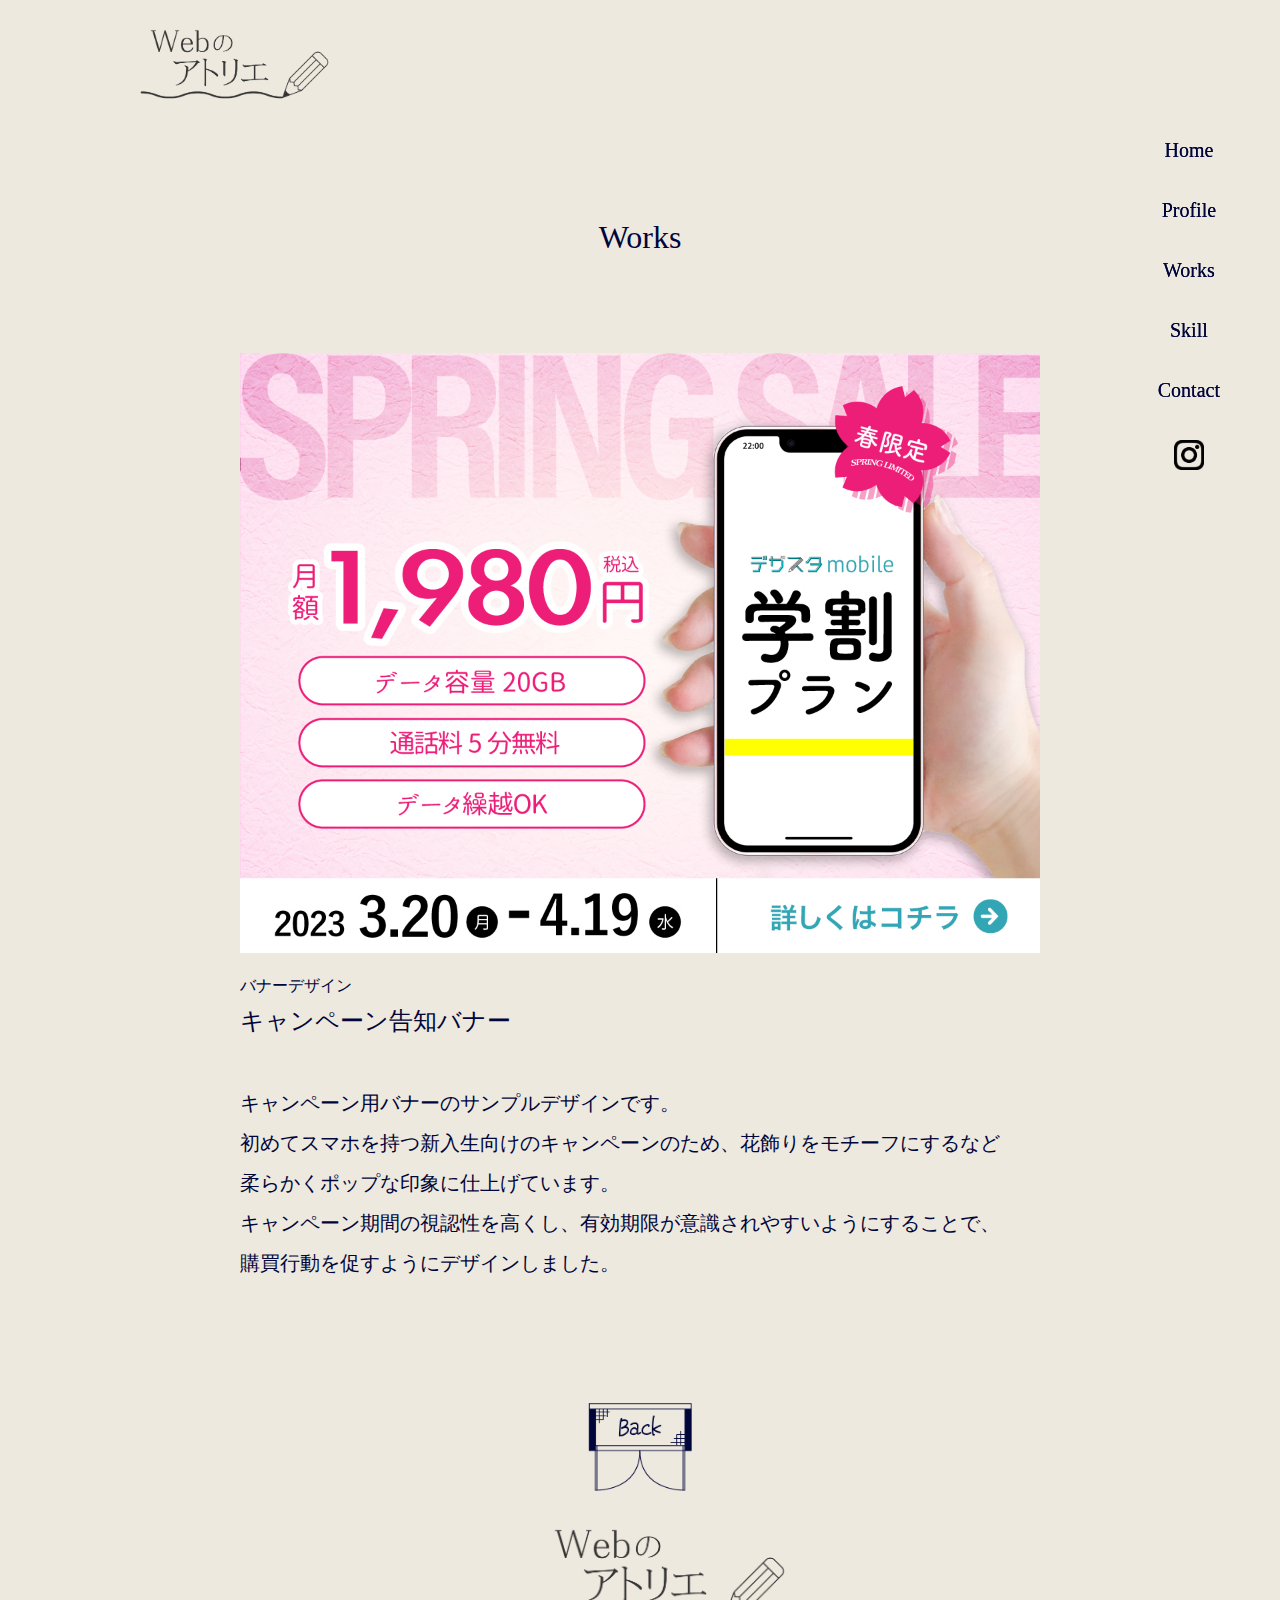
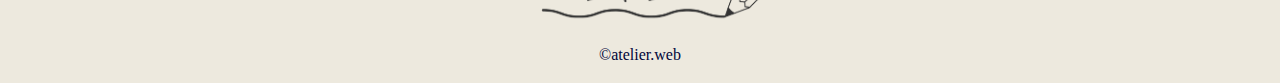
<file: works1.html>
<!DOCTYPE html>
<html lang="ja">

<head>
    <meta charset="UTF-8">
    <meta name="viewport" content="width=device-width, initial-scale=1.0">
    <title>Document</title>
    <link rel="stylesheet" href="style.css">
    <script src="https://ajax.googleapis.com/ajax/libs/jquery/3.7.1/jquery.min.js"></script>
</head>

<body>

    <div class="header_wrap">

        <h1 class="header_logo">
            <a href="./index.html"><img src="./images/logo.png" alt="logo">
            </a>
        </h1>

    </div>

    <div class="sidebar">
        <a href="./index.html" class="sidemenu">Home</a>
        <a href="./index.html#profile" class="sidemenu">Profile</a>
        <a href="./works.html" class="sidemenu">Works</a>
        <a href="./index.html#skill" class="sidemenu">Skill</a>
        <a href="./contact.html" class="sidemenu">Contact</a>
        <div class="instalink"><a href="https://www.instagram.com/seagull_smartphone/"><img class="instagram_icon"
                    src=".//images/Instagram_Glyph_Black.png" alt="instagram link"></a>

        </div>

    </div>
    <div class="sp_menu">
        <div class="sp_btn">
            <span></span>
        </div>
    </div>

    <nav class="sp_nav">

        <ul>

            <li><a href="./index.html">Home</a> </li>
            <li><a href="./index.html#profile">Profile</a> </li>
            <li><a href="./works.html">Works</a> </li>
            <li><a href="./index.html#skill">Skill</a> </li>
            <li><a href="./contact.html">Contact</a> </li>

        </ul>
        <!-- <img class="sp_center_logo2" src="./images/logo.png" alt="rogo"> -->
    </nav>



    <div class="sidebar">
        <a href="./index.html" class="sidemenu">Home</a>
        <a href="./profile.html" class="sidemenu">Profile</a>
        <a href="./works.html" class="sidemenu">Works</a>
        <a href="./index.html#skill" class="sidemenu">Skill</a>
        <a href="./contact.html" class="sidemenu">Contact</a>
        <div class="instalink"><a href="https://www.instagram.com/seagull_smartphone/"><img class="instagram_icon"
                    src=".//images/Instagram_Glyph_Black.png" alt="instagram link"></a>

        </div>

    </div>


    <section class="workspage">
        <p class="worksp"> Works</p>
        <div class="works_each">

            <img src="./images/kadai01_egawa_03.jpg" alt="banner">
            <div>
                <p class="works_each1">バナーデザイン</p>
                <p class="works_each2">キャンペーン告知バナー</p>
                <p class="works_each3">キャンペーン用バナーのサンプルデザインです。</p>
                <p class="works_each3"> 初めてスマホを持つ新入生向けのキャンペーンのため、花飾りをモチーフにするなど</p>
                <p class="works_each3">柔らかくポップな印象に仕上げています。</p>
                <p class="works_each3"> キャンペーン期間の視認性を高くし、有効期限が意識されやすいようにすることで、</p>
                <p class="works_each3"> 購買行動を促すようにデザインしました。</p>
            </div>
        </div>


        <div class="back"><a href="./works.html"><img src="./images/Back.png" alt="back">
            </a>
        </div>


        <div class="sp_fooder2">
            <div class="sp_fooder_logo">
                <a href="./index.html"> <img class="sp_logo2" src="./images/logo.png" alt="logo">
                </a>
            </div>
            <div class="sp_copyright">
                <p>©atelier.web</p>
            </div>

        </div>
        <div class="fooder_logo">
            <a href="./index.html"> <img class="logo2" src="./images/logo.png" alt="logo">
            </a>
        </div>
        <div class="copyright">
            <p>©atelier.web</p>
        </div>
    </section>





    <script>
        $(function () {
            $('.sp_btn').on('click', function () {
                $('.sp_btn').toggleClass('open');
                $('.sp_nav').fadeToggle();
            })
            $('.header_slider').slick({
                // autoplay: true,
                autoplaySpeed: 2000,
                dots: true,
                arrows: false,
            });
        })

    </script>
</body>

</html>
</file>
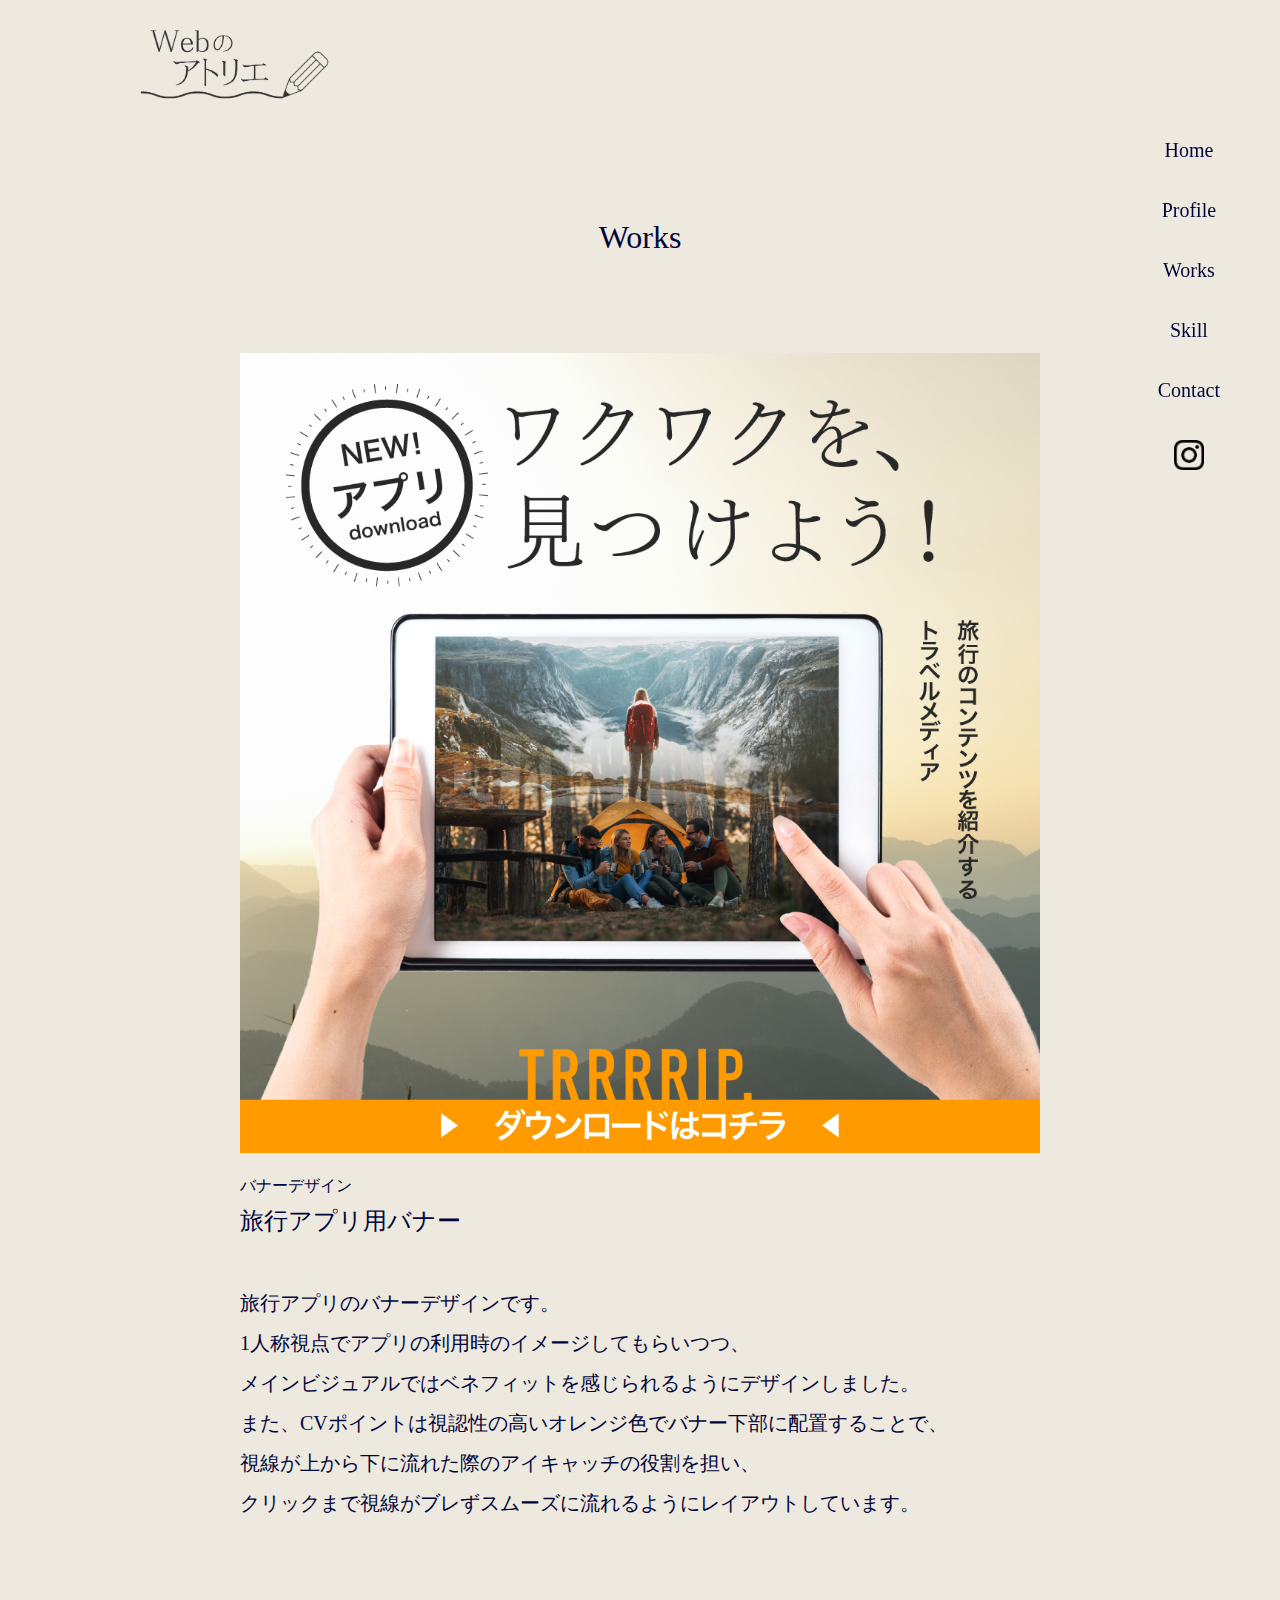
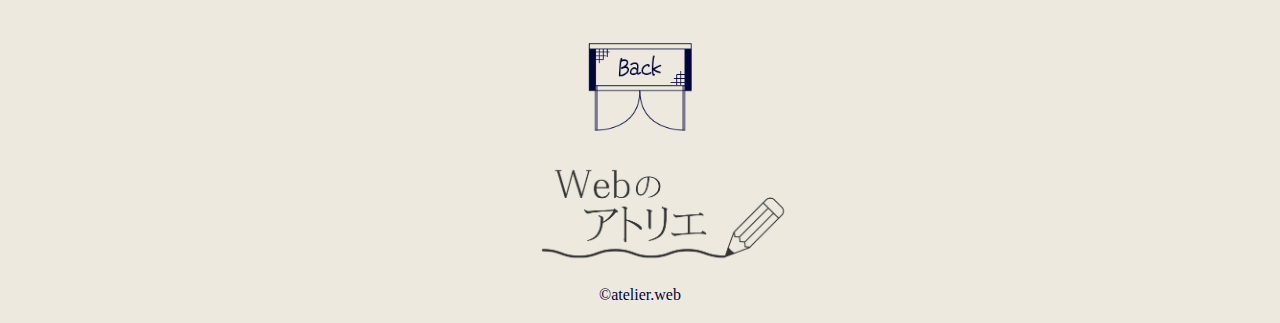
<file: works2.html>
<!DOCTYPE html>
<html lang="ja">

<head>
    <meta charset="UTF-8">
    <meta name="viewport" content="width=device-width, initial-scale=1.0">
    <title>Document</title>
    <link rel="stylesheet" href="style.css">
    <script src="https://ajax.googleapis.com/ajax/libs/jquery/3.7.1/jquery.min.js"></script>
</head>

<body>

    <div class="header_wrap">

        <h1 class="header_logo">
            <a href="./index.html"><img src="./images/logo.png" alt="logo">
            </a>
        </h1>

    </div>
    <div class="sidebar">
        <a href="./index.html" class="sidemenu">Home</a>
        <a href="./index.html#profile" class="sidemenu">Profile</a>
        <a href="./works.html" class="sidemenu">Works</a>
        <a href="./index.html#skill" class="sidemenu">Skill</a>
        <a href="./contact.html" class="sidemenu">Contact</a>
        <div class="instalink"><a href="https://www.instagram.com/seagull_smartphone/"><img class="instagram_icon"
                    src=".//images/Instagram_Glyph_Black.png" alt="instagram link"></a>

        </div>

    </div>
    <div class="sp_menu">
        <div class="sp_btn">
            <span></span>
        </div>
    </div>

    <nav class="sp_nav">

        <ul>

            <li><a href="./index.html">Home</a> </li>
            <li><a href="./index.html#profile">Profile</a> </li>
            <li><a href="./works.html">Works</a> </li>
            <li><a href="./index.html#skill">Skill</a> </li>
            <li><a href="./contact.html">Contact</a> </li>

        </ul>
        <!-- <img class="sp_center_logo2" src="./images/logo.png" alt="rogo"> -->
    </nav>




    <section class="workspage">
        <p class="worksp"> Works</p>
        <div class="works_each">

            <img src="./images/kadai02_egawa_02.jpg" alt="banner">
            <div>
                <p class="works_each1">バナーデザイン</p>
                <p class="works_each2">旅行アプリ用バナー</p>
                <p class="works_each3">旅行アプリのバナーデザインです。
                </p>
                <p class="works_each3">1人称視点でアプリの利用時のイメージしてもらいつつ、</p>
                <p class="works_each3">メインビジュアルではベネフィットを感じられるようにデザインしました。
                </p>
                <p class="works_each3">また、CVポイントは視認性の高いオレンジ色でバナー下部に配置することで、</p>
                <p class="works_each3">
                    視線が上から下に流れた際のアイキャッチの役割を担い、</p>
                <p class="works_each3"> クリックまで視線がブレずスムーズに流れるようにレイアウトしています。</p>

            </div>
        </div>


        <div class="back"><a href="./works.html"><img src="./images/Back.png" alt="back">
            </a>
        </div>


        <div class="sp_fooder2">
            <div class="sp_fooder_logo">
                <a href="./index.html"> <img class="sp_logo2" src="./images/logo.png" alt="logo">
                </a>
            </div>
            <div class="sp_copyright">
                <p>©atelier.web</p>
            </div>

        </div>
        <div class="fooder_logo">
            <a href="./index.html"> <img class="logo2" src="./images/logo.png" alt="logo">
            </a>
        </div>
        <div class="copyright">
            <p>©atelier.web</p>
        </div>
    </section>





    <script>
        $(function () {
            $('.sp_btn').on('click', function () {
                $('.sp_btn').toggleClass('open');
                $('.sp_nav').fadeToggle();
            })
            $('.header_slider').slick({
                // autoplay: true,
                autoplaySpeed: 2000,
                dots: true,
                arrows: false,
            });
        })

    </script>
</body>

</html>
</file>
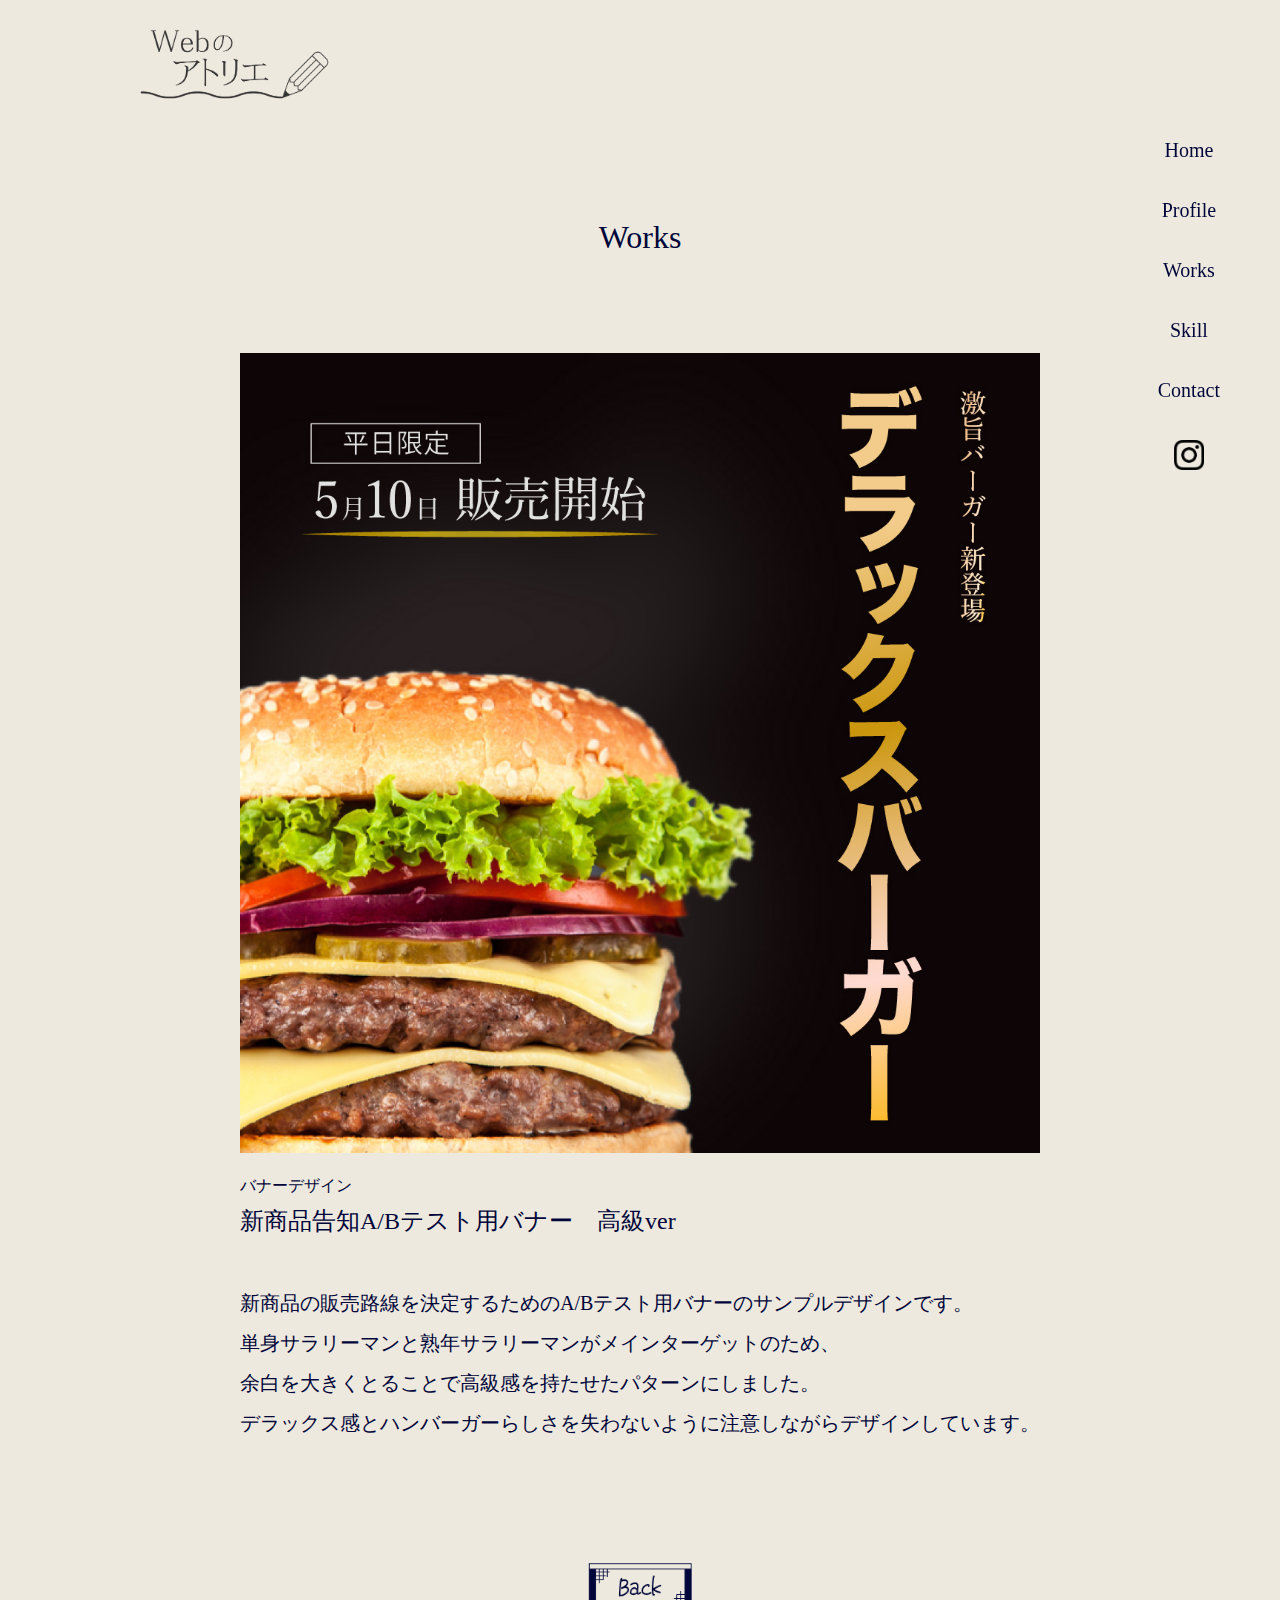
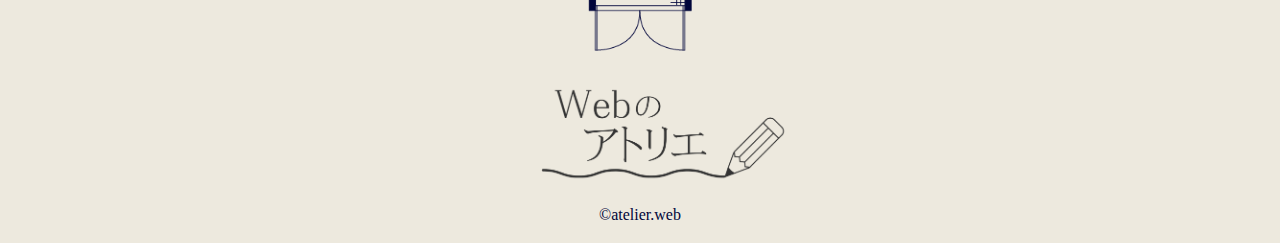
<file: works3ex.html>
<!DOCTYPE html>
<html lang="ja">

<head>
    <meta charset="UTF-8">
    <meta name="viewport" content="width=device-width, initial-scale=1.0">
    <title>Document</title>
    <link rel="stylesheet" href="style.css">
    <script src="https://ajax.googleapis.com/ajax/libs/jquery/3.7.1/jquery.min.js"></script>
</head>

<body>

    <div class="header_wrap">

        <h1 class="header_logo">
            <a href="./index.html"><img src="./images/logo.png" alt="logo">
            </a>
        </h1>

    </div>

    <div class="sidebar">
        <a href="./index.html" class="sidemenu">Home</a>
        <a href="./index.html#profile" class="sidemenu">Profile</a>
        <a href="./works.html" class="sidemenu">Works</a>
        <a href="./index.html#skill" class="sidemenu">Skill</a>
        <a href="./contact.html" class="sidemenu">Contact</a>
        <div class="instalink"><a href="https://www.instagram.com/seagull_smartphone/"><img class="instagram_icon"
                    src=".//images/Instagram_Glyph_Black.png" alt="instagram link"></a>

        </div>

    </div>
    <div class="sp_menu">
        <div class="sp_btn">
            <span></span>
        </div>
    </div>

    <nav class="sp_nav">

        <ul>

            <li><a href="./index.html">Home</a> </li>
            <li><a href="./index.html#profile">Profile</a> </li>
            <li><a href="./works.html">Works</a> </li>
            <li><a href="./index.html#skill">Skill</a> </li>
            <li><a href="./contact.html">Contact</a> </li>

        </ul>
        <!-- <img class="sp_center_logo2" src="./images/logo.png" alt="rogo"> -->
    </nav>







    <section class="workspage">
        <p class="worksp"> Works</p>
        <div class="works_each">

            <img src="./images/burger_ex.jpg" alt="banner">
            <div>
                <p class="works_each1">バナーデザイン</p>
                <p class="works_each2">新商品告知A/Bテスト用バナー　高級ver</p>
                <p class="works_each3">新商品の販売路線を決定するためのA/Bテスト用バナーのサンプルデザインです。
                </p>
                <p class="works_each3">単身サラリーマンと熟年サラリーマンがメインターゲットのため、</p>
                <p class="works_each3">余白を大きくとることで高級感を持たせたパターンにしました。

                </p>
                <p class="works_each3">デラックス感とハンバーガーらしさを失わないように注意しながらデザインしています。</p>

            </div>
        </div>
        <div class="back"><a href="./works.html"><img src="./images/Back.png" alt="back">
            </a>
        </div>


        <div class="sp_fooder2">
            <div class="sp_fooder_logo">
                <a href="./index.html"> <img class="sp_logo2" src="./images/logo.png" alt="logo">
                </a>
            </div>
            <div class="sp_copyright">
                <p>©atelier.web</p>
            </div>

        </div>
        <div class="fooder_logo">
            <a href="./index.html"> <img class="logo2" src="./images/logo.png" alt="logo">
            </a>
        </div>
        <div class="copyright">
            <p>©atelier.web</p>
        </div>
    </section>


    <script>
        $(function () {
            $('.sp_btn').on('click', function () {
                $('.sp_btn').toggleClass('open');
                $('.sp_nav').fadeToggle();
            })
            $('.header_slider').slick({
                // autoplay: true,
                autoplaySpeed: 2000,
                dots: true,
                arrows: false,
            });
        })

    </script>
</body>

</html>
</file>
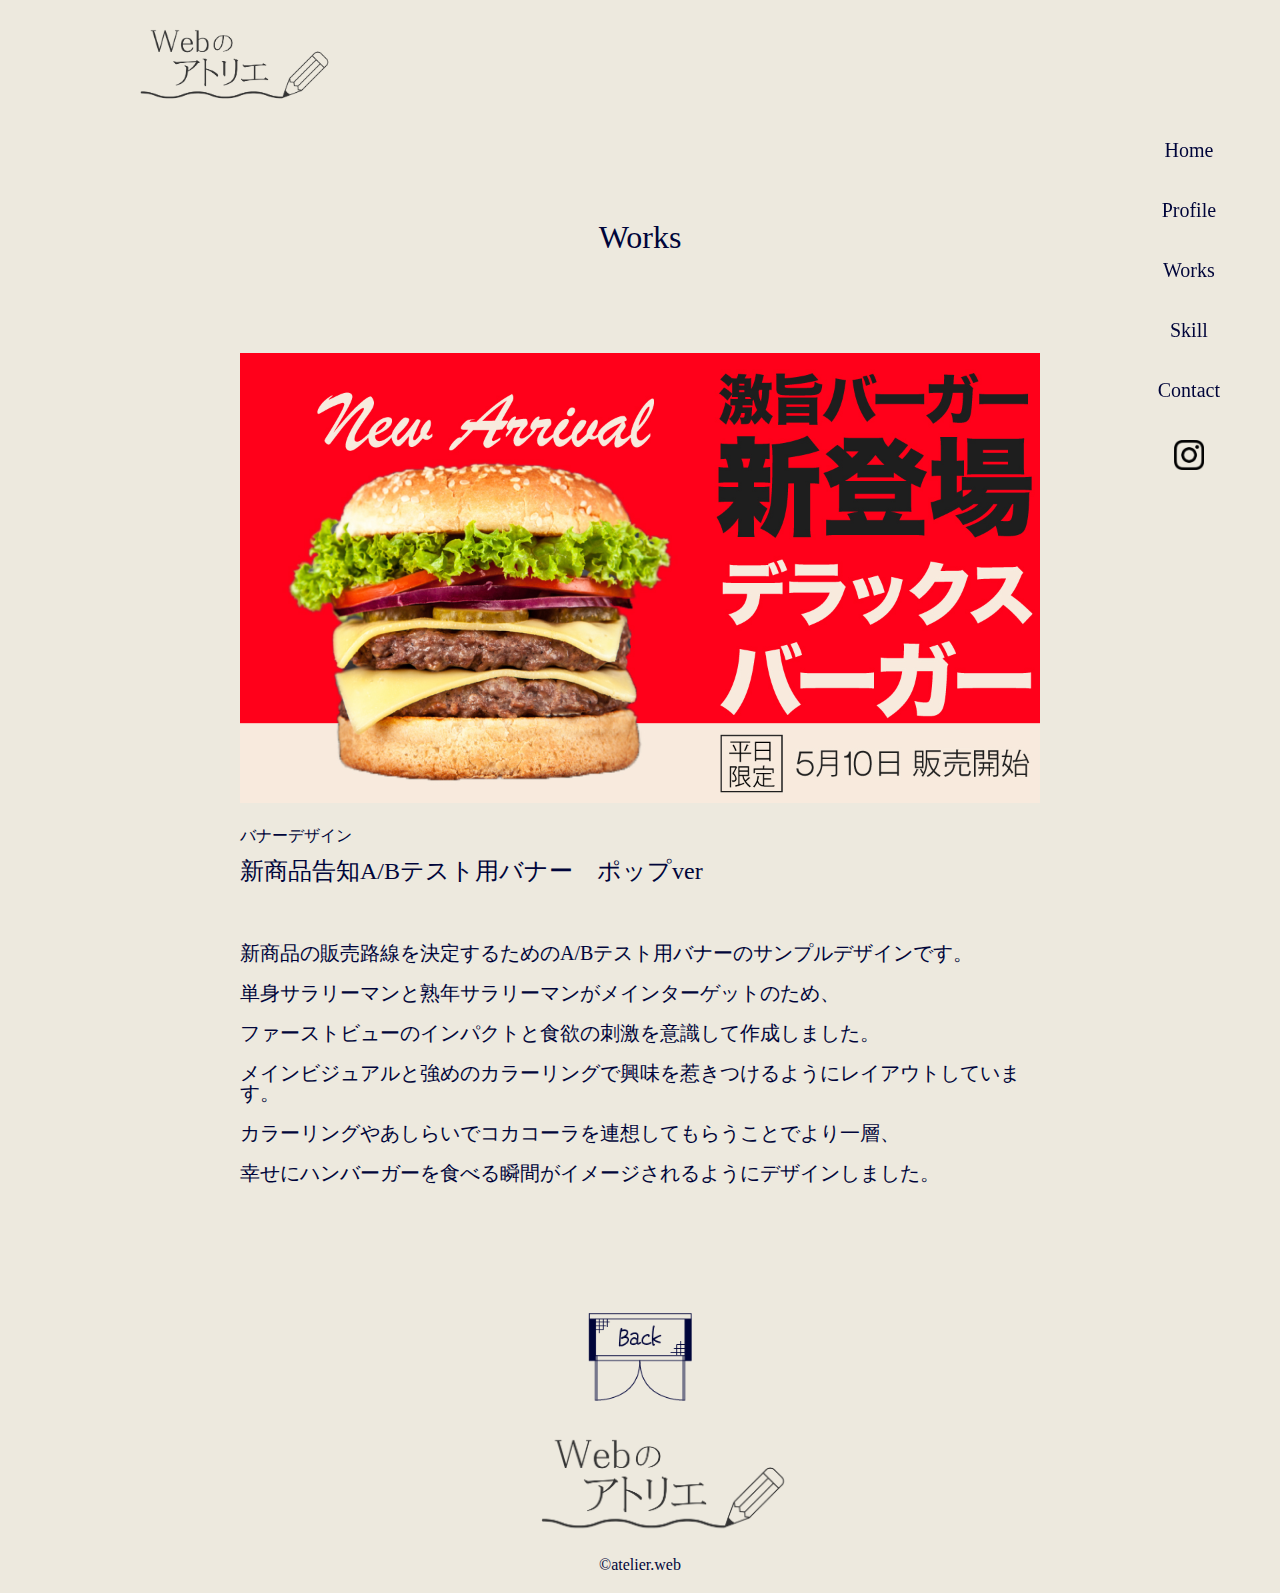
<file: works3pop.html>
<!DOCTYPE html>
<html lang="ja">

<head>
    <meta charset="UTF-8">
    <meta name="viewport" content="width=device-width, initial-scale=1.0">
    <title>Document</title>
    <link rel="stylesheet" href="style.css">
    <script src="https://ajax.googleapis.com/ajax/libs/jquery/3.7.1/jquery.min.js"></script>
</head>

<body>

    <div class="header_wrap">

        <h1 class="header_logo">
            <a href="./index.html"><img src="./images/logo.png" alt="logo">
            </a>
        </h1>

    </div>
    <div class="sidebar">
        <a href="./index.html" class="sidemenu">Home</a>
        <a href="./index.html#profile" class="sidemenu">Profile</a>
        <a href="./works.html" class="sidemenu">Works</a>
        <a href="./index.html#skill" class="sidemenu">Skill</a>
        <a href="./contact.html" class="sidemenu">Contact</a>
        <div class="instalink"><a href="https://www.instagram.com/seagull_smartphone/"><img class="instagram_icon"
                    src=".//images/Instagram_Glyph_Black.png" alt="instagram link"></a>

        </div>

    </div>
    <div class="sp_menu">
        <div class="sp_btn">
            <span></span>
        </div>
    </div>

    <nav class="sp_nav">

        <ul>

            <li><a href="./index.html">Home</a> </li>
            <li><a href="./index.html#profile">Profile</a> </li>
            <li><a href="./works.html">Works</a> </li>
            <li><a href="./index.html#skill">Skill</a> </li>
            <li><a href="./contact.html">Contact</a> </li>

        </ul>
        <!-- <img class="sp_center_logo2" src="./images/logo.png" alt="rogo"> -->
    </nav>

    <section class="workspage">
        <p class="worksp"> Works</p>
        <div class="works_each">

            <img src="./images/burger_pop.jpg" alt="banner">
            <div>
                <p class="works_each1">バナーデザイン</p>
                <p class="works_each2">新商品告知A/Bテスト用バナー　ポップver</p>
                <p class="works_each3">新商品の販売路線を決定するためのA/Bテスト用バナーのサンプルデザインです。
                </p>
                <p class="works_each3">単身サラリーマンと熟年サラリーマンがメインターゲットのため、</p>
                <p class="works_each3">ファーストビューのインパクトと食欲の刺激を意識して作成しました。

                </p>
                <p class="works_each3">メインビジュアルと強めのカラーリングで興味を惹きつけるようにレイアウトしています。</p>
                <p class="works_each3">カラーリングやあしらいでコカコーラを連想してもらうことでより一層、</p>
                <p class="works_each3">幸せにハンバーガーを食べる瞬間がイメージされるようにデザインしました。</p>
            </div>
        </div>
        <div class="back"><a href="./works.html"><img src="./images/Back.png" alt="back">
            </a>
        </div>


        <div class="sp_fooder2">
            <div class="sp_fooder_logo">
                <a href="./index.html"> <img class="sp_logo2" src="./images/logo.png" alt="logo">
                </a>
            </div>
            <div class="sp_copyright">
                <p>©atelier.web</p>
            </div>

        </div>
        <div class="fooder_logo">
            <a href="./index.html"> <img class="logo2" src="./images/logo.png" alt="logo">
            </a>
        </div>
        <div class="copyright">
            <p>©atelier.web</p>
        </div>
    </section>

    <script>
        $(function () {
            $('.sp_btn').on('click', function () {
                $('.sp_btn').toggleClass('open');
                $('.sp_nav').fadeToggle();
            })
            $('.header_slider').slick({
                // autoplay: true,
                autoplaySpeed: 2000,
                dots: true,
                arrows: false,
            });
        })

    </script>
</body>

</html>
</file>
<file: style.css>
@charset "utf-8";
@import url("https://fonts.googleapis.com/css2?family=Caveat&display=swap");

html,
body,
h1,
h2,
h3,
p,
dl,
dt,
dd,
ul,
button,
li {
  margin: 0;
  padding: 0;
  line-height: 1;
  color: #00053a;
  font-family: "游明朝", YuMincho, "Hiragino Mincho ProN W3",
    "ヒラギノ明朝 ProN W3", "Hiragino Mincho ProN", "HG明朝E", "ＭＳ Ｐ明朝",
    "ＭＳ 明朝", serif;
}
/* * {
  outline: 2px red solid;
} */
.js_curtain {
  width: 100vw;
  height: 100vh;
  background: #fff;
  position: fixed;
  top: 0;
  left: 0;
  z-index: 100;
  display: flex;
  align-items: center;
  justify-content: center;
  transition: opacity 1.2s ease-in-out; /* フェードアウトのためのトランジション */
  opacity: 1;
}
.js_curtain_loading {
  width: 100%;
}

/* fadeUp */

.fadeUp {
  animation-name: fadeUpAnime;
  animation-duration: 1s;
  animation-fill-mode: forwards;
  opacity: 0;
}

@keyframes fadeUpAnime {
  from {
    opacity: 0;
    transform: translateY(100px);
  }

  to {
    opacity: 1;
    transform: translateY(0);
  }
}

/* スクロールをしたら出現する要素にはじめに透過0を指定　*/

.fadeUpTrigger {
  opacity: 0;
}

a {
  /*下線を消す*/
  text-decoration: none;
  /*色を消す*/
  color: inherit;
  transition: 0.3s;
}
a:hover {
  opacity: 0.5;
}
ul {
  /*左の「・」を消す*/
  list-style: none;
}

img {
  max-width: 100%;
  vertical-align: bottom;
  border: none;
}

body {
  background-color: #ede9de;
}

/* .pc_nav ul {
  display: flex;
  gap: 55px;
}
.pc_nav ul li {
  width: 105px;
  text-align: center;
  color: #fff;
  font-size: 18px;
  font-weight: bold;
  font-family: "Hiragino Sans W3", "Hiragino Kaku Gothic ProN",
    "ヒラギノ角ゴ ProN W3", "メイリオ", Meiryo, "ＭＳ Ｐゴシック", "MS PGothic",
    sans-serif;
} */

.header_wrap {
  max-width: 1000px;
  display: flex;
  margin: 0 auto;
}

.header_logo img {
  width: 200px;
}

.mainvisual {
  display: flex;
  margin: 0 auto;
  max-width: 1000px;
  position: relative;
}

.main1 {
  opacity: 0.3;
}

.kasaneru5 {
  position: absolute;
  top: 50%;
  left: 50%;
  transform: translate(-50%, -50%);
  width: 100%;
  max-width: 500px;
  display: flex;
  flex-direction: column;
  align-items: center;
  text-align: center;
  z-index: 1;
}

.kasaneru5 p {
  z-index: 1;
}

.main2 {
  display: flex;
  margin: 0 auto;
  max-width: 500px;
  /* margin-top: -578px; */
  position: absolute;
  top: 50%;
  left: 50%;
  transform: translate(-50%, -50%);
  font-size: 5rem;
}

.p1 {
  font-size: 1.625em;
  width: 100%;
  color: #00053a;
  margin-bottom: 55px;
}

.p2 {
  font-size: 1.25em;
  overflow-wrap: break-word;
  width: 100%;
  max-width: 500px;
  margin: 0 auto;
  box-sizing: border-box;
  padding: 0 60px;
  line-height: 2.1875rem;
  text-align: justify;
  text-align-last: left;
  color: #00053a;
}

.p3 {
  font-size: 1.5em;
  background-color: #00053a;
  color: #fff;
  width: 40%;

  padding: 15px 0;
  border: none;
  border-radius: 25px;
  cursor: pointer;
  text-align: center;
  display: inline-block;
  margin-top: 20px;
  text-decoration: none;
  white-space: nowrap;
  overflow: hidden;
  text-overflow: ellipsis;
  box-sizing: border-box;
}

.sidebar {
  z-index: 1;
  position: fixed;
  top: 140px;
  right: 60px;
  display: flex;
  flex-direction: column;
}
.sidemenu {
  font-size: 1.25em;
  color: #00053a;
  margin-bottom: 40px;
  cursor: pointer;
  text-align: center;
}

.instagram_icon {
  /* margin-top: 40px; */
  width: 30px;
  /* margin: 0 auto; */
}
.instalink {
  margin: 0 auto;
}

.ask {
  z-index: 1;
  position: fixed;
  top: 550px;
  right: 40px;
  cursor: pointer;
}

.scroll {
  display: flex;
  justify-content: center;
  margin: 100px 0;
}

/* -------------Profile------------------ */

.profile_section {
  max-width: 1000px;
  position: relative;
}

.profile_section .circle {
  width: 5%;
  height: 20px;
  position: absolute;
  top: 35%;
  right: 18%;
}
.profile_subtitle {
  font-family: "Caveat", cursive;
  font-weight: 400;
  position: absolute;
  top: 8%;
  left: 45%;
  transform: translateX(-50%);
  color: #00053a;
  font-size: 1.9375em;
  text-align: center;

  width: 50%; /* Full width to center the text */
  z-index: 1; /* Ensure it is above the image */
  /* ↑2行、消しても変わらず。何のため？時間があれば */
}

.profile_design {
  max-width: 100%; /* 画像の最大幅を親要素に合わせる */
  /* height: auto; アスペクト比を維持 */
  margin: 0 auto; /* 中央揃え */
}
.profile {
  display: flex;
  justify-content: center; /* 中央揃え */
  align-items: center; /* 垂直中央揃え */
  max-width: 1000px; /* 必要に応じて最大幅を設定 */
  margin: 0 auto; /* 中央揃え */
}

.profile_top > div {
  display: flex;
  flex-direction: column;
  /* padding-left: 5%; */
  max-width: 60%;
  width: 300px;
  margin-bottom: 10%;
}

.profile_name {
  font-size: 1.25em;
  margin: 0 auto;
  color: #00053a;
}
.profile_birth {
  font-size: 0.875em;
  margin: 0 auto;
  padding-top: 5%;
  color: #00053a;
}

.introduction > div {
  position: relative;
}
/* .ipad {
  width: 470px;
} */

.profile_message_container {
  position: absolute;
  width: 85%;
  top: 50%;
  left: 50%;
  transform: translate(-50%, -50%);
  /* 名前サイズ、位置微調整 */
}

.profile_top {
  display: flex;
  align-items: flex-end;
}
.profile_top > img {
  width: 35%;
  padding-left: 5%;
}

.profile_container {
  display: flex;
  justify-content: center;
  margin-top: 10px;
}
.profile_container > div {
  max-width: 50%;
  width: 250px;
}

.profile_topic {
  font-size: 0.875em;
  line-height: 1.25rem;
  text-align: justify;
  text-align-last: left;
  color: #00053a;
  padding-right: 6%;
  max-width: 30%;
  width: 150px;
}

.profile_message {
  font-size: 0.875em;
  line-height: 1.25rem;
  text-align: justify;
  text-align-last: left;
  color: #00053a;
}

.profile_section {
  max-width: 1000px;
  margin: 0 auto;
  /* position: relative; */
  /* margin-right: 150px;
  margin-left: auto; */
}

.introduction {
  position: absolute;
  top: 140px;
  left: 0px;
  max-width: 470px;
  width: 40%;
}

@media screen and (max-width: 1050px) {
  .profile_message {
    font-size: 40%;
    line-height: 170%;
  }
  .profile_topic {
    font-size: 40%;
  }
  .profile_top > img {
    width: 20%;
  }
  /* .profile_top > div {
  } */

  .profile_top {
    font-size: 70%;
  }
}

/* 1050px以下でiPad内リサイズが必要 */

/* ---------works--------------- */
/* ---------works--------------- */
/* ---------works--------------- */

.works_menu > div {
  position: relative;
}

.ipad_works {
  transform: rotate(90deg);
  display: block;
}

.slideshow_container {
  position: absolute;
  top: 25%;
  left: 15%;
  width: 70%;
  height: 50%;
  overflow: hidden;
  z-index: 1;
  display: flex;
  justify-content: center;
  align-items: center;
}

.slides {
  display: none;
  position: relative;
}

.slide_image1 .slide_image2 .slide_image4 .slide_image3ch .slide_image3ex {
  width: 100%;
  height: auto;
  max-width: 300px;
}
.slide_image1 {
  border: solid 1px #b5b5b5;
}

.slide_image3ch {
  border: solid 1px #b5b5b5;
}

.slide2 {
  max-width: 80%;
  margin: 0 auto;
}

.slide3 {
  max-width: 80%;
  margin: 0 auto;
}

.slide_image5 {
  width: 105%;
  height: auto;
  max-width: 300px;
}

.text {
  /* position: absolute; */
  bottom: 8px;
  width: 100%;
  text-align: center;
  color: #00053a;
  font-size: 1em;
  padding: 20px 0;
}

.works_section {
  max-width: 1000px;
  position: relative;
  margin: 0 auto;
}

.works_section .circle {
  width: 5%;
  height: 20px;
  position: absolute;
  top: 42%;
  right: 37%;
}

.works_subtitle {
  font-family: "Caveat", cursive;
  font-weight: 400;
  position: absolute;
  top: 8%;
  left: 35%;
  transform: translateX(-50%);
  color: #00053a;
  font-size: 1.9375em;
  text-align: center;

  width: 100%; /* Full width to center the text */
  z-index: 10; /* Ensure it is above the image */
}

.works_design {
  margin: 0 auto;
}
.works {
  display: flex;
  justify-content: flex-end;
}

.works_menu {
  position: absolute;
  top: 140px;
  /* パーセント指定で */
  left: 0px;
  max-width: 470px;
  width: 40%;
}

/* ---------works--------------- */
/* ---------works--------------- */
/* ---------works--------------- */

/* 
<!-- ----------------Skill------------------ -->
<!-- ----------------Skill------------------ -->
<!-- ----------------Skill------------------ --> */

.ipad_skill {
  display: block;
  padding-left: 70px;
}

.skill_section {
  max-width: 1000px;
  position: relative;
  margin: 0 auto;
}

.skill_section .circle {
  width: 5%;
  height: 20px;
  position: absolute;
  top: 55%;
  right: 22%;
}

.skill_subtitle {
  font-family: "Caveat", cursive;
  font-weight: 400;
  position: absolute;
  top: 8%;
  left: 47%;
  transform: translateX(-50%);
  color: #00053a;
  font-size: 1.9375em;
  text-align: center;

  width: 100%; /* Full width to center the text */
  z-index: 10; /* Ensure it is above the image */
}

.skill_design {
  margin: 0 auto;
}
.skill {
  display: flex;
  justify-content: flex-end;
}

.skill_menu {
  position: absolute;
  top: 140px;
  left: 0px;
  max-width: 470px;
  width: 40%;
}
.skill_list_container {
  position: absolute;
  width: 86%;
  top: 40%;
  left: 85%;
  transform: translate(-50%, -50%);
}
.skill_icon {
  width: 15%;
  height: 15%;
}

.skill_list_container > div {
  font-size: 1em;
  margin-bottom: 14.5%;
  display: flex;
}
.skill_text {
  display: flex;
  flex-direction: column;
  justify-content: center;
}

.skill_list {
  color: #00053a;
  line-height: 1.5em;
  padding-left: 10px;
}

/* 
<!-- ----------------Skill------------------ -->
<!-- ----------------Skill------------------ -->
<!-- ----------------Skill------------------ --> */

/* <!-- --------------Contact----------------
--------------Contact----------------
--------------Contact---------------- --> */

.contact_section {
  max-width: 1000px;
  position: relative;
  margin: 0 auto;
}
.contact_subtitle {
  font-family: "Caveat", cursive;
  font-weight: 400;
  position: absolute;
  top: 8%;
  left: 35%;
  transform: translateX(-50%);
  color: #00053a;
  font-size: 1.9375em;
  text-align: center;
  width: 100%; /* Full width to center the text */
  z-index: 10; /* Ensure it is above the image */
}

.contact_design {
  margin: 0 auto;
  max-width: 100%;
}
.contact {
  display: flex;
  justify-content: flex-end;
}

.contactform {
  position: absolute;
  top: 14%;
  width: 100%;
  display: flex;
  flex-direction: column;
  align-items: center;
}

.contactform_list {
  display: flex;
  flex-direction: column;
  align-items: center;
}

.form_topic {
  color: #00053a;
  text-decoration: underline;
  padding-top: 5%;
  padding-bottom: 2%;
}

.c-form_input {
  width: 450px; /* 幅を450pxに設定 */
  padding: 5px; /* 入力フィールドのパディングを追加 */
  font-size: 1.25em; /* フォントサイズを調整 */

  border: 1px solid #ccc; /* ボーダーを追加 */
  box-sizing: border-box; /* パディングを含めた幅の計算を行う */
  text-align: center; /* 入力テキストの中央揃え */
}

/* placeholderの中央揃え */
.c-form_input::placeholder {
  text-align: center;
}

.c-form_input2 {
  width: 450px; /* 幅を450pxに設定 */
  height: 120px;
  padding: 5px; /* 入力フィールドのパディングを追加 */
  font-size: 1.25em; /* フォントサイズを調整 */

  border: 1px solid #ccc; /* ボーダーを追加 */
  box-sizing: border-box; /* パディングを含めた幅の計算を行う */
  text-align: center; /* 入力テキストの中央揃え */
}

/* placeholderの中央揃え */
.c-form_input::placeholder {
  text-align: center;
}

.c-form__submit {
  text-align: center;
}
.c-form__submit button {
  font-size: 1.5em;
  font-family: "游明朝", YuMincho, "Hiragino Mincho ProN W3",
    "ヒラギノ明朝 ProN W3", "Hiragino Mincho ProN", "HG明朝E", "ＭＳ Ｐ明朝",
    "ＭＳ 明朝", serif;

  color: #fff;
  background-color: #00053a;
  /* border: solid 1px #00053a; */
  padding: 5px 32px;
  margin-top: 10%;
  transition: 0.4s;
  cursor: pointer;
}
.c-form__submit button:hover {
  color: #00053a;
  background-color: transparent;
}
/* <!-- --------------Contact----------------
--------------Contact----------------
--------------Contact---------------- --> */

/* -----------fooder------------- */

.fooder {
  display: flex;
  align-items: center;
  justify-content: center;
}

.fooder_menu {
  font-size: 1.25em;
  color: #00053a;
  cursor: pointer;
  text-align: center;
  margin: 120px 40px 30px 40px;
}

.logo2 {
  width: 258px;
  display: flex;
  margin: 0 auto;
  transform: translateX(30px);
}

.copyright {
  display: flex;
  justify-content: center;
  color: #00053a;
  margin-bottom: 20px;
}
.copyright > p {
  color: #00053a;
}
/* --------------fooder------------- */

/* ---------------THANKS PAGE------------- */
.thankspage {
  max-width: 1000px;
  margin: 0 auto;
  display: flex;
  flex-direction: column;
  align-items: center;
  padding-bottom: 100px;
}

.thanks1 {
  font-size: 3em;
  padding-top: 100px;
  padding-bottom: 80px;
}

.thanks2 {
  font-size: 1em;
  line-height: 1.75em;
}

/* ---------------THANKS PAGE------------- */

/* ーーーーーーーーーーーーworks一覧ーーーーーーーーーーーーー */

.workspage {
  max-width: 1000px;
  margin: 0 auto;
}

.worksp {
  font-size: 2em;
  display: flex;
  justify-content: center;
  margin-top: 100px;
}

.works_list {
  display: flex;
  justify-content: space-between;
}

.squarebox {
  display: flex;
  flex-direction: column;
  justify-content: center;
  align-items: center;
  margin-top: 100px;
  width: 450px;
  height: 450px;
  background-color: #f2f0eb;
}
.squarebox > div {
  position: absolute;
  margin-top: 520px;
  display: flex;
  flex-direction: column;
  align-items: center;
}
.works_topic1 {
  font-size: 0.875em;
}
.works_topic2 {
  font-size: 1.125em;
  margin-top: 5px;
}

/* .works1 .works2 .works3 {
  padding: 0 auto;
} */
.works1 {
  width: 380px;
}
.works2 {
  width: 300px;
}
.works3ex {
  width: 300px;
}
.works3pop {
  width: 380px;
  border: solid 1px #b5b5b5;
}
/* 900px以降は縦並びへ */
/* ーーーーーーーーーーーーworks一覧ーーーーーーーーーーーーー */

/* -----------------works詳細ページーーーーーーーーーーーーー */

.works_each {
  display: flex;
  flex-direction: column;
  margin: 0 auto;
  margin-top: 100px;
  max-width: 800px;
}

.works_each1 {
  font-size: 1em;
  padding-top: 25px;
}

.works_each2 {
  font-size: 1.5em;
  padding-top: 15px;
  padding-bottom: 40px;
}

.works_each3 {
  font-size: 1.25em;
  padding-top: 20px;
  line-height: 20px;
}

.back {
  display: flex;
  width: 130px;
  margin: 0 auto;
  padding-top: 130px;
}

.sp_mainvisual {
  display: none;
}
.sp_concept {
  display: none;
}
.scroll_sp {
  display: none;
}

.sp_profile {
  display: none;
}

.sp_fooder_logo {
  display: none;
}
.sp_copyright {
  display: none;
}
.sp_nav {
  display: none;
}
.js_curtain2 {
  display: none;
}

/* -----------------works詳細ページーーーーーーーーーーーーー */
/* 以下SP */

/* SP表示 */

@media screen and (max-width: 767px) {
  .js_curtain {
    display: none;
  }
  .js_curtain2 {
    display: block;
  }
  .js_curtain_loading {
    width: 90%;
  }

  .js_curtain2 {
    width: 100vw;
    height: 100vh;
    background: #fff;
    position: fixed;
    top: 0;
    left: 0;
    z-index: 100;
    display: flex;
    align-items: center;
    justify-content: center;
    transition: opacity 1s ease-in-out; /* フェードアウトのためのトランジション */
    opacity: 1;
  }

  .profile_line {
    display: block;
  }

  .header_logo {
    width: 25%;
  }

  .sidebar {
    display: none;
  }
  .mainvisual {
    display: none;
  }
  .sp_menu {
    z-index: 2;
    position: fixed;
    top: 10px;
    left: 90%;
  }

  .ask {
    z-index: 1;
    position: fixed;
    top: 450px;
    left: 85%;
    cursor: pointer;
    height: 50%;
    width: 50px;
  }

  .sp_nav,
  .sp_btn {
    display: none;
  }

  .pc_nav {
    display: none;
  }
  .sp_btn {
    display: block;
    height: 23px;
    cursor: pointer;
    /* 重なり具合の調節１＜２ */
    z-index: 2;
  }

  .sp_btn span {
    display: block;
    width: 33px;
    height: 3px;
    border-radius: 2px;
    background-color: #00053a;
    position: relative;
    top: 10px;

    /* ボタンの変化 */
    transition: 0.3s;
  }

  .sp_btn span::before,
  .sp_btn span::after {
    content: "";
    display: block;
    width: 33px;
    height: 3px;
    border-radius: 2px;
    background-color: #00053a;
    position: absolute;
    transition: 0.3s;
  }
  .sp_btn span::before {
    bottom: 10px;
  }
  .sp_btn span::after {
    top: 10px;
  }

  /* ばつ印 */
  .sp_btn.open span {
    background: transparent;
  }
  .sp_btn.open span::before {
    bottom: 0;
    transform: rotate(45deg);
  }

  .sp_btn.open span::after {
    top: 0;
    transform: rotate(135deg);
  }
  /* ばつ印 */

  .sp_nav {
    position: fixed;
    top: 0;
    left: 0;
    width: 100%;
    height: 100vh;
    background: #ede9de;
    opacity: 0.9;
    /* 重なりの調節 */
    z-index: 1;
  }
  .sp_nav ul {
    display: flex;
    flex-direction: column;
    justify-content: center;
    align-items: center;
    height: 100%;
  }
  .sp_nav ul li {
    padding: 20px;
    color: #00053a;
    font-family: "游明朝", YuMincho, "Hiragino Mincho ProN W3",
      "ヒラギノ明朝 ProN W3", "Hiragino Mincho ProN", "HG明朝E", "ＭＳ Ｐ明朝",
      "ＭＳ 明朝", serif;
    font-size: 18px;
  }

  .sp_mainvisual {
    display: block;
    max-width: 100%;
    position: relative;
  }

  .sp_main1 {
    opacity: 0.3;
    width: 100%;
    height: auto;
    position: relative; /* sp_main2を重ねるためにrelativeに設定 */
  }

  .sp_main_flame {
    position: absolute;
    top: 50%;
    left: 50%;
    transform: translate(-50%, -50%);
    width: 80%;
    max-width: 632px;
    /* z-index: 10; */
  }

  .sp_main2 {
    width: 100%;
    height: auto;
  }

  .sp_center_logo {
    position: absolute;
    top: 50%;
    left: 55%;
    transform: translate(-50%, -50%);
    max-width: 55%;
    height: auto;
    z-index: 20;
  }

  .sp_concept {
    display: block;
    padding-top: 40px;
    display: flex;
    flex-direction: column;
    justify-content: center;
  }
  .p2_sp {
    font-size: 1em;
    overflow-wrap: break-word;
    width: 100%;
    max-width: 500px;
    /* margin: 0 auto; */
    box-sizing: border-box;
    padding: 0 20px;
    line-height: 2.1875rem;
    text-align: justify;
    text-align-last: left;
    color: #00053a;
  }
  .sp_ask {
    display: flex;
    justify-content: center;
  }

  .scroll_sp {
    display: block;
    display: flex;
    justify-content: center;
    margin: 40px 0;
  }

  .scroll {
    display: none;
  }

  .p3 {
    font-size: 1em;
    background-color: #00053a;
    color: #fff;
    width: 30%;

    padding: 8px 0;
    border: none;
    border-radius: 25px;
    cursor: pointer;
    text-align: center;
    display: inline-block;
    margin-top: 20px;
    text-decoration: none;
    white-space: nowrap;
    overflow: hidden;
    text-overflow: ellipsis;
    box-sizing: border-box;
  }

  /* ーーーーーーSP Profile --------- */

  .introduction {
    position: static;
    width: 100%; /* 親要素を画面幅いっぱいに設定 */
    padding: 0; /* 不要なパディングを削除 */
    margin: 0 auto;
  }

  .ipad {
    display: none;
  }
  .profile_section {
    margin-right: 0;
    margin-left: 0;
  }
  .profile_design {
    display: none;
  }

  .sp_profile {
    display: block;
  }
  .profile_top {
    display: flex;
    flex-direction: column; /* 縦方向に並べる */
    align-items: center; /* 中央揃え */
    justify-content: center;
    margin: 0 auto;
    width: 100%;
  }

  .profile_top > img {
    width: 42%;
    margin-top: 5px;
    padding-left: 0;
    z-index: 1;
  }

  .profile_message_container {
    width: 100%;
    padding: 0 10px;
    box-sizing: border-box;
    position: static;
    transform: none;
  }

  .profile_subtitle {
    font-size: 1.5em;
    transform: none;
    top: 20px;
    left: 6.6%;
    text-align: initial;
    width: 50px;
  }
  .profile_top > div {
    padding-top: 12px;
    margin-bottom: 0;
  }
  .profile_name {
    font-size: 1.25em;
  }
  .profile_birth {
    font-size: 1em;
  }

  /* .profile_section,
  .profile_top,
  .profile_container {
    width: 100%; 
  } */

  .profile_container {
    display: flex;
    flex-direction: column;
    align-items: flex-start;
    padding-top: 40px;
    padding-left: 15%;
    padding-right: 15%;
    margin-top: 0;
  }
  .profile_topic {
    font-size: 0.75em;
    border-bottom: 1px solid #00053a;
    padding-right: 0px;
    padding-bottom: 0px;
    line-height: 12px;
    width: 60px;
    margin-bottom: 5px;
  }
  .profile_message {
    font-size: 1em;
  }

  .profile_container > div {
    max-width: 90%;
    width: auto;
    text-align: left;
  }

  .profile_section .circle {
    width: 5%;
    height: 20px;
    position: absolute;
    top: 35%;
    right: 47%;
  }

  /* --------sp works------- */

  .works_section {
    margin-left: 0;
  }
  .works_subtitle {
    font-size: 1.5em;
    transform: none;
    top: 20px;
    left: 6.6%;
    text-align: initial;
    width: 50px;
  }
  .works_section .circle {
    width: 5%;
    height: 20px;
    position: absolute;
    top: 45%;
    right: 47%;
  }
  .works_menu {
    position: static;
    /* top: 140px; */
    margin: 0 auto;
    /* left: 0px; */
    width: 77%;
  }

  .works_menu > div {
    margin-top: -130px;
    margin-right: 15px;
    margin-left: 15px;
    max-height: 440px;
    z-index: 1;
  }

  .slideshow_container {
    position: absolute;
    top: 25%;
    left: 15%;
    width: 70%;
    height: 90%;
    overflow: hidden;
    z-index: 1;
    display: flex;
    justify-content: center;
    align-items: center;
  }
  .text {
    /* position: absolute; */
    bottom: 8px;
    width: 100%;
    text-align: center;
    color: #00053a;
    font-size: 0.75em;
    padding: 20px 0;
  }

  @media screen and (max-width: 500px) {
    .slideshow_container {
      position: absolute;
      top: 25%;
      left: 15%;
      width: 70%;
      height: 60%;
      overflow: hidden;
      z-index: 1;
      display: flex;
      justify-content: center;
      align-items: center;
    }

    .slide_image5 {
      width: 100%;
      height: auto;
      max-width: 300px;
    }
  }

  .skill_subtitle {
    font-size: 1.5em;
    transform: none;
    top: 20px;
    left: 6.6%;
    text-align: initial;
    width: 50px;
  }
  .skill_menu {
    position: static;
    top: 140px;
    left: 10%;
    right: 10%;
    margin: 0 auto;
    max-width: 470px;
    width: 77%;
  }
  .skill_menu > div {
    z-index: 1;
  }

  .ipad_skill {
    display: block;
    padding-left: 0;
  }
  .skill_list_container {
    width: 63%;
    left: 30%;
    transform: none;
    top: 48%;
  }

  .skill_list_container > div {
    margin-bottom: 11.5%;
    font-size: 0.875em;
  }

  .skill_section .circle {
    width: 5%;
    height: 20px;
    position: absolute;
    top: 45%;
    right: 47%;
  }

  /* ------sp_contact-------- */
  .contact_design {
    height: 135%;
  }

  .contact_subtitle {
    position: absolute;
    top: 5%;
    left: 20%;
    transform: translateX(-50%);
    color: #00053a;
    font-size: 1.25em;
    text-align: center;
    width: 100%;
    /* z-index: 10; */
  }

  .c-form_input {
    width: auto;
  }
  .c-form_input2 {
    width: 100%;
  }

  .contact {
    height: 360px;
  }

  .fooder_menu {
    display: none;
  }
  .fooder {
    display: block;
  }

  .fooder_logo {
    display: none;
  }

  .sp_fooder_logo {
    display: block;
  }

  .sp_copyright {
    display: block;
    display: flex;
    justify-content: center;
    color: #00053a;
    margin-bottom: 20px;
  }

  .sp_fooder {
    width: 100%;
    margin-top: 150px;
  }
  .sp_logo2 {
    width: 120px;
    display: flex;
    margin: 0 auto;
  }

  /* ----SP_Contact---- */
  .blank {
    width: 100%;
    padding: 25px 0;
  }

  /* ーーーーーspworks一覧ーーーーーー */
  .workspage {
    max-width: 100%;
  }
  .works_list {
    flex: none;
    display: flex;
    flex-direction: column;
    justify-content: center;
    max-width: 100%;
  }
  .copyright {
    /* max-width: 375px; */
    margin-right: auto;
    margin-left: auto;
    max-width: 100%;
  }
  .header_wrap {
    max-width: 375px;
    max-width: 100%;
  }
  .squarebox {
    width: 100%;
    width: 350px;
    max-width: 100%;
    height: 350px;
    margin-right: auto;
    margin-left: auto;
    margin-bottom: 100px;
    margin-top: 0;
  }

  .squarebox > div {
    margin-top: 400px;
    max-width: 100%;
  }

  .works1 {
    width: 300px;
  }

  .works3pop {
    width: 300px;
  }
  .works4 {
    width: 300px;
  }
  /* .copyright {
    margin-top: 180px;
  } */
  .worksp {
    font-family: "Caveat", cursive;
    font-weight: 400;
    font-size: 1.25em;
    margin-top: 50px;
    margin-bottom: 50px;
  }
  .back {
    padding-top: 0;
    width: 100px;
  }
  .sp_fooder2 {
    padding-top: 50px;
    margin: 0 auto;
  }

  /* ーーーーーspworks一覧ーーーーーー */

  /* --------spworks各Pーーーーーーー */

  .works_each {
    margin-bottom: 50px;
    margin-top: 0;
    margin-left: 5%;
    margin-right: 5%;
  }

  .works_each3 {
    padding-top: 0;
    line-height: 30px;
    font-size: initial;
  }

  .works_each2 {
    line-height: 40px;
    padding-top: 0;
  }
  /* --------spworks各Pーーーーーーー */
  .copyright {
    display: none;
  }
  .thanks1 {
    margin: 0 auto;
  }
  .thankspage {
    padding-left: 15px;
    padding-right: 15px;
    align-items: initial;
  }
}

.fadeUp {
  animation-name: fadeUpAnime;
  animation-duration: 0.5s;
  animation-fill-mode: forwards;
  opacity: 0;
}

@keyframes fadeUpAnime {
  from {
    opacity: 0;
    transform: translateY(100px);
  }

  to {
    opacity: 1;
    transform: translateY(0);
  }
}
</file>
